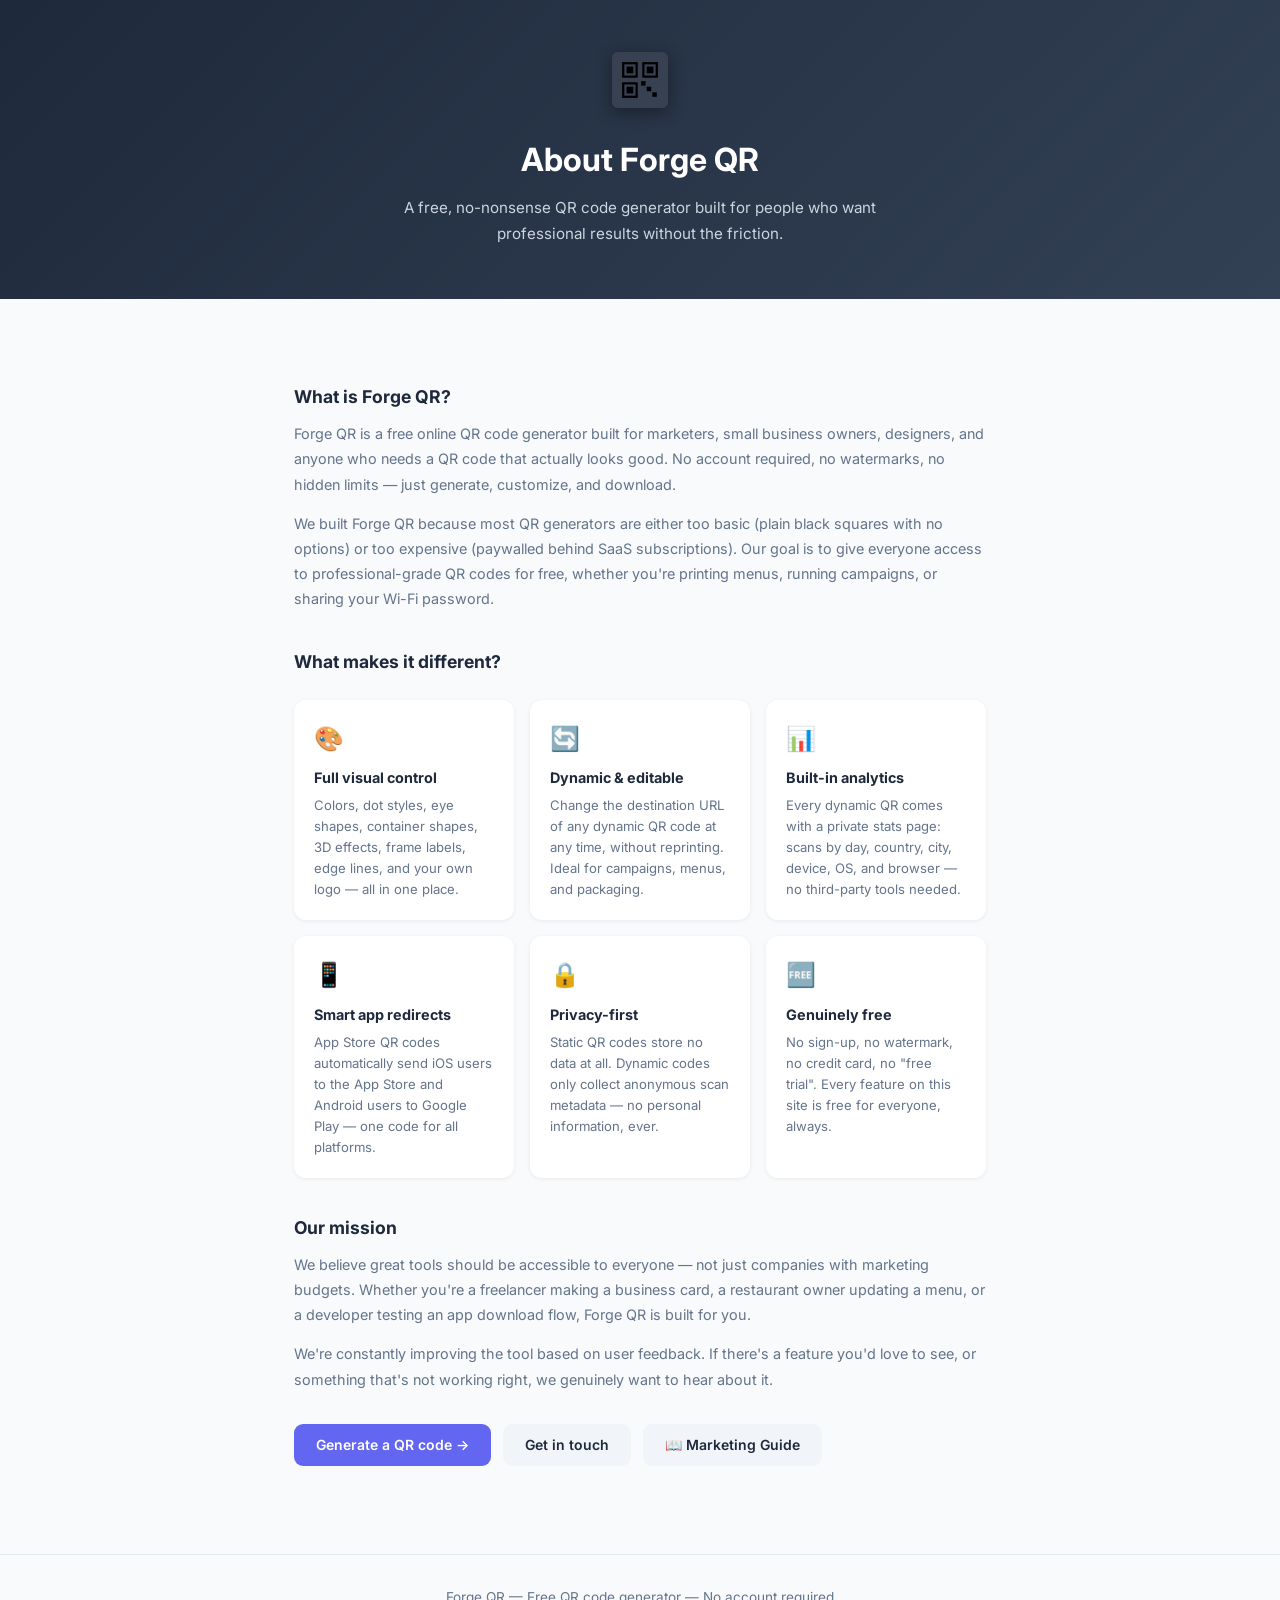
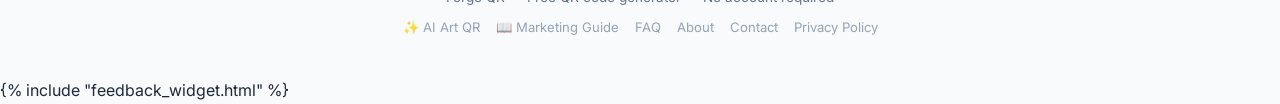
<file: templates/about.html>
<!DOCTYPE html>
<html lang="en">
<head>
  <meta charset="UTF-8">
  <meta name="viewport" content="width=device-width, initial-scale=1.0">
  <title>About — Forge QR</title>
  <meta name="description" content="Forge QR is a free QR code generator built for marketers, business owners, and creators. No account required, no watermarks, full customization.">
  <meta name="robots" content="index, follow">
  <link rel="canonical" href="https://forgeqrcode.com/about">
  <script>window.dataLayer=window.dataLayer||[];function gtag(){dataLayer.push(arguments);}gtag('consent','default',{analytics_storage:'denied',ad_storage:'denied',wait_for_update:500});</script>
  <script async src="https://www.googletagmanager.com/gtag/js?id=G-HWR5941KV2"></script>
  <script>gtag('js',new Date());gtag('config','G-HWR5941KV2');</script>
  <script async src="https://pagead2.googlesyndication.com/pagead/js/adsbygoogle.js?client=ca-pub-5198883341858973" crossorigin="anonymous"></script>
  <link rel="icon" type="image/png" href="/static/favicon.png">
  <link rel="preconnect" href="https://fonts.googleapis.com">
  <link href="https://fonts.googleapis.com/css2?family=Inter:wght@400;500;600;700&display=swap" rel="stylesheet">
  <link rel="stylesheet" href="/static/css/style.css">
  <style>
    .about-hero { background: linear-gradient(135deg,#1e293b,#334155); color:#fff; padding:52px 24px; text-align:center; }
    .about-hero h1 { font-size:2rem; margin:0 0 10px; }
    .about-hero p { color:#cbd5e1; font-size:.95rem; max-width:520px; margin:0 auto; line-height:1.7; }
    .about-body { max-width:740px; margin:0 auto; padding:48px 24px 64px; }
    .about-body h2 { font-size:1.1rem; font-weight:700; color:var(--text); margin:36px 0 10px; }
    .about-body p { font-size:.9rem; color:var(--text-muted); line-height:1.75; margin:0 0 14px; }
    .value-grid { display:grid; grid-template-columns:repeat(auto-fit,minmax(200px,1fr)); gap:16px; margin:24px 0 36px; }
    .value-card { background:#fff; border-radius:12px; padding:20px; box-shadow:0 1px 4px rgba(0,0,0,.07); }
    .value-card .icon { font-size:1.5rem; margin-bottom:8px; }
    .value-card h3 { font-size:.9rem; font-weight:700; color:var(--text); margin:0 0 6px; }
    .value-card p { font-size:.82rem; color:var(--text-muted); line-height:1.6; margin:0; }
    .cta-row { display:flex; gap:12px; flex-wrap:wrap; margin-top:32px; }
    .cta-row a { padding:10px 22px; border-radius:9px; font-size:.875rem; font-weight:600; text-decoration:none; }
    .cta-primary { background:var(--primary); color:#fff; }
    .cta-secondary { background:#f1f5f9; color:var(--text); }
  </style>
</head>
<body>

<div class="about-hero">
  <div style="font-size:2rem;margin-bottom:12px;">
    <svg viewBox="0 0 100 100" width="56" height="56" xmlns="http://www.w3.org/2000/svg" style="filter:drop-shadow(0 4px 8px rgba(0,0,0,.4));">
      <rect width="100" height="100" rx="10" fill="#374151"/>
      <rect x="18" y="18" width="28" height="28" fill="black"/><rect x="22" y="22" width="20" height="20" fill="#374151"/><rect x="26" y="26" width="12" height="12" fill="black"/>
      <rect x="54" y="18" width="28" height="28" fill="black"/><rect x="58" y="22" width="20" height="20" fill="#374151"/><rect x="62" y="26" width="12" height="12" fill="black"/>
      <rect x="18" y="54" width="28" height="28" fill="black"/><rect x="22" y="58" width="20" height="20" fill="#374151"/><rect x="26" y="62" width="12" height="12" fill="black"/>
      <rect x="52" y="52" width="8" height="8" fill="black"/><rect x="62" y="62" width="8" height="8" fill="black"/><rect x="72" y="72" width="8" height="8" fill="black"/>
    </svg>
  </div>
  <h1>About Forge QR</h1>
  <p>A free, no-nonsense QR code generator built for people who want professional results without the friction.</p>
</div>

<div class="about-body">

  <h2>What is Forge QR?</h2>
  <p>
    Forge QR is a free online QR code generator built for marketers, small business owners, designers, and anyone who needs a QR code that actually looks good. No account required, no watermarks, no hidden limits — just generate, customize, and download.
  </p>
  <p>
    We built Forge QR because most QR generators are either too basic (plain black squares with no options) or too expensive (paywalled behind SaaS subscriptions). Our goal is to give everyone access to professional-grade QR codes for free, whether you're printing menus, running campaigns, or sharing your Wi-Fi password.
  </p>

  <h2>What makes it different?</h2>
  <div class="value-grid">
    <div class="value-card">
      <div class="icon">🎨</div>
      <h3>Full visual control</h3>
      <p>Colors, dot styles, eye shapes, container shapes, 3D effects, frame labels, edge lines, and your own logo — all in one place.</p>
    </div>
    <div class="value-card">
      <div class="icon">🔄</div>
      <h3>Dynamic & editable</h3>
      <p>Change the destination URL of any dynamic QR code at any time, without reprinting. Ideal for campaigns, menus, and packaging.</p>
    </div>
    <div class="value-card">
      <div class="icon">📊</div>
      <h3>Built-in analytics</h3>
      <p>Every dynamic QR comes with a private stats page: scans by day, country, city, device, OS, and browser — no third-party tools needed.</p>
    </div>
    <div class="value-card">
      <div class="icon">📱</div>
      <h3>Smart app redirects</h3>
      <p>App Store QR codes automatically send iOS users to the App Store and Android users to Google Play — one code for all platforms.</p>
    </div>
    <div class="value-card">
      <div class="icon">🔒</div>
      <h3>Privacy-first</h3>
      <p>Static QR codes store no data at all. Dynamic codes only collect anonymous scan metadata — no personal information, ever.</p>
    </div>
    <div class="value-card">
      <div class="icon">🆓</div>
      <h3>Genuinely free</h3>
      <p>No sign-up, no watermark, no credit card, no "free trial". Every feature on this site is free for everyone, always.</p>
    </div>
  </div>

  <h2>Our mission</h2>
  <p>
    We believe great tools should be accessible to everyone — not just companies with marketing budgets. Whether you're a freelancer making a business card, a restaurant owner updating a menu, or a developer testing an app download flow, Forge QR is built for you.
  </p>
  <p>
    We're constantly improving the tool based on user feedback. If there's a feature you'd love to see, or something that's not working right, we genuinely want to hear about it.
  </p>

  <div class="cta-row">
    <a href="/" class="cta-primary">Generate a QR code →</a>
    <a href="/contact" class="cta-secondary">Get in touch</a>
    <a href="/guide" class="cta-secondary">📖 Marketing Guide</a>
  </div>

</div>

<footer>
  <p>Forge QR &mdash; Free QR code generator &mdash; No account required</p>
  <p style="margin:8px 0;display:flex;flex-wrap:wrap;justify-content:center;gap:16px;">
    <a href="/ai-qr" style="color:#94a3b8;font-size:.82rem;text-decoration:none;">✨ AI Art QR</a>
    <a href="/guide" style="color:#94a3b8;font-size:.82rem;text-decoration:none;">📖 Marketing Guide</a>
    <a href="/faq" style="color:#94a3b8;font-size:.82rem;text-decoration:none;">FAQ</a>
    <a href="/about" style="color:#94a3b8;font-size:.82rem;text-decoration:none;">About</a>
    <a href="/contact" style="color:#94a3b8;font-size:.82rem;text-decoration:none;">Contact</a>
    <a href="/privacy" style="color:#94a3b8;font-size:.82rem;text-decoration:none;">Privacy Policy</a>
  </p>
</footer>

{% include "feedback_widget.html" %}
</body>
</html>
</file>
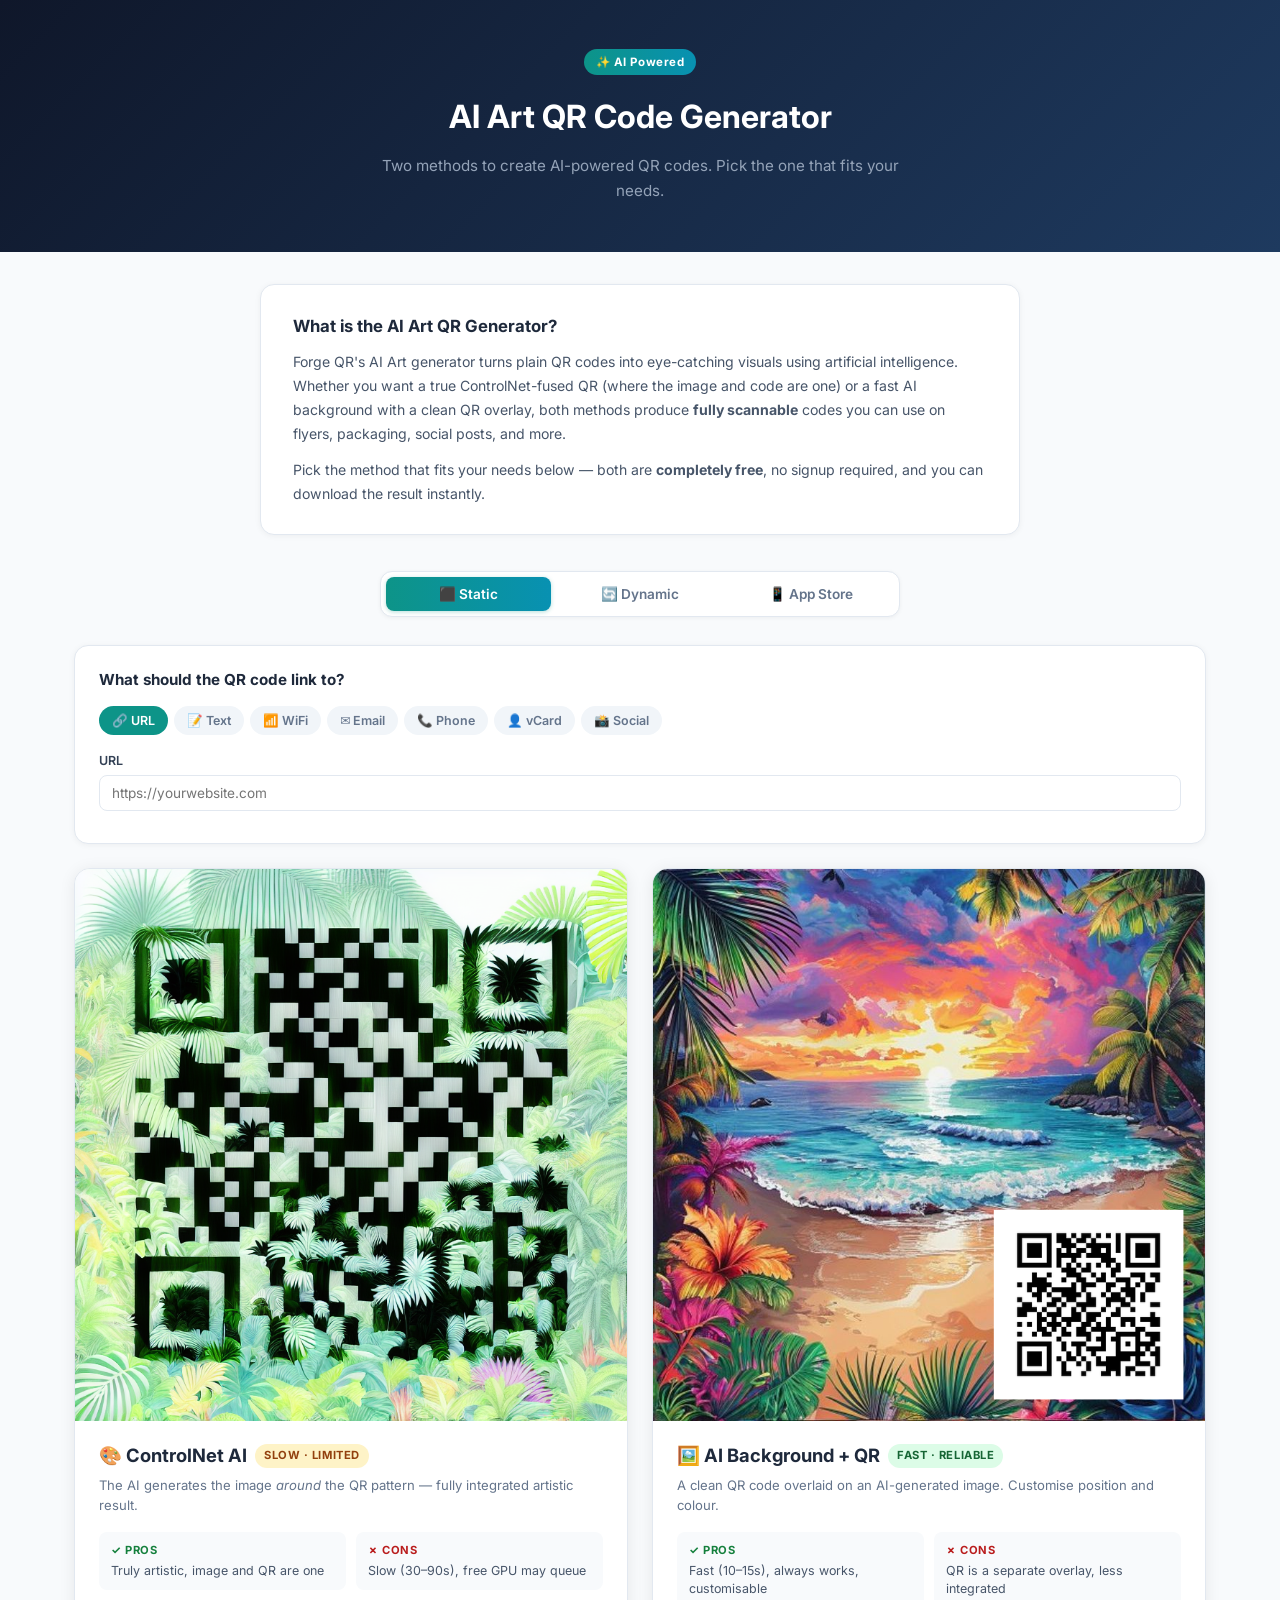
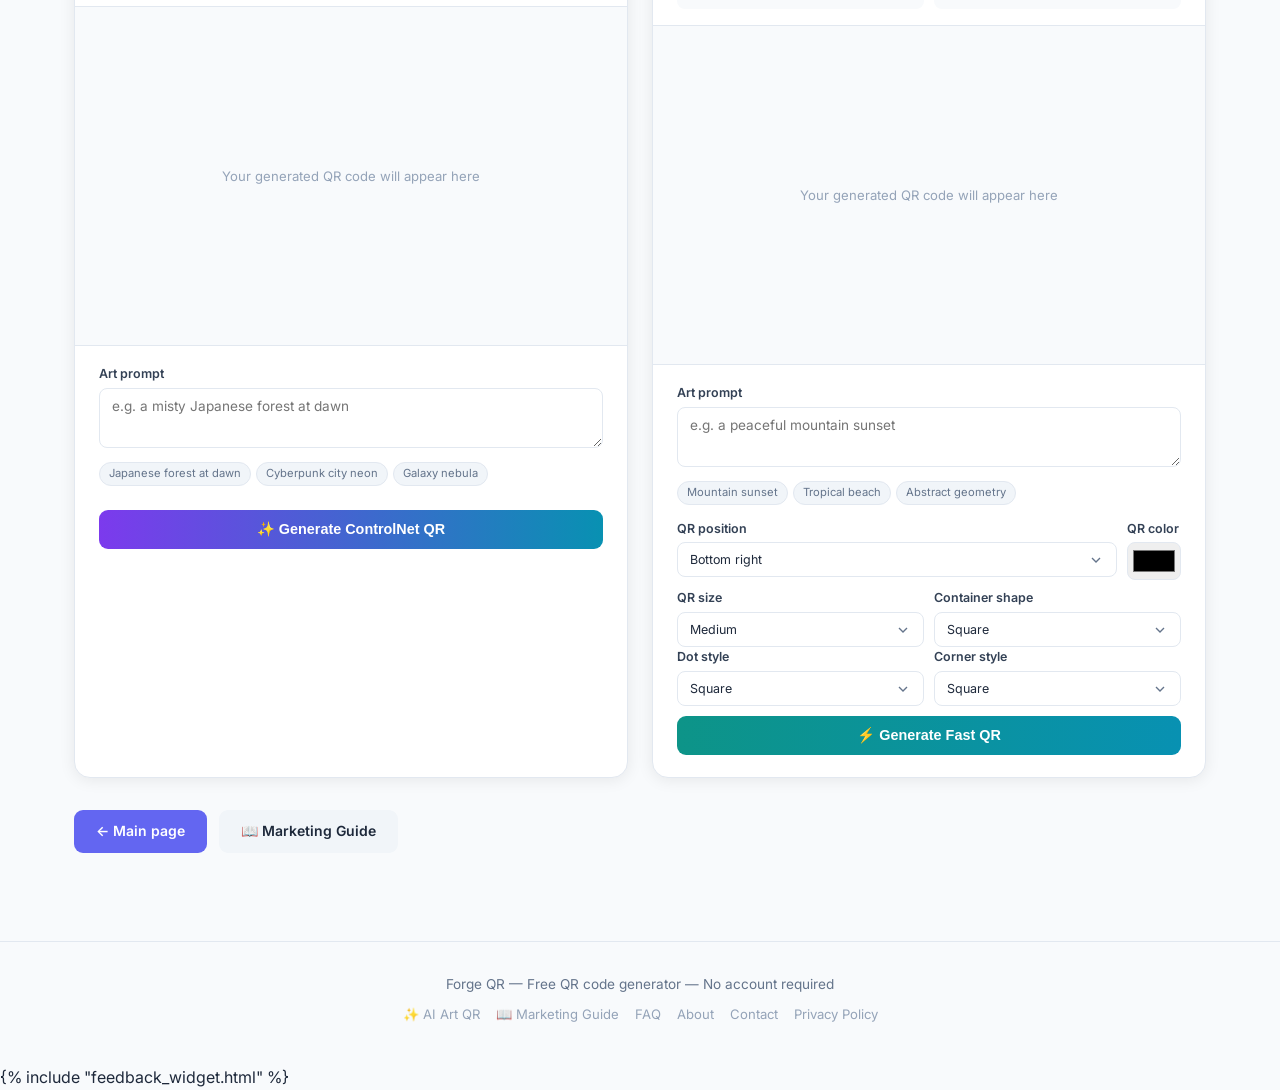
<file: templates/ai_qr.html>
<!DOCTYPE html>
<html lang="en">
<head>
  <meta charset="UTF-8">
  <meta name="viewport" content="width=device-width, initial-scale=1.0">
  <title>AI Art QR Code Generator — Forge QR</title>
  <meta name="description" content="Generate stunning AI-art QR codes for free. Two methods: true ControlNet integration or fast AI background with QR overlay.">
  <meta name="robots" content="index, follow">
  <link rel="canonical" href="https://forgeqrcode.com/ai-qr">
  <script>window.dataLayer=window.dataLayer||[];function gtag(){dataLayer.push(arguments);}gtag('consent','default',{analytics_storage:'denied',ad_storage:'denied',wait_for_update:500});</script>
  <script async src="https://www.googletagmanager.com/gtag/js?id=G-HWR5941KV2"></script>
  <script>gtag('js',new Date());gtag('config','G-HWR5941KV2');</script>
  <script async src="https://pagead2.googlesyndication.com/pagead/js/adsbygoogle.js?client=ca-pub-5198883341858973" crossorigin="anonymous"></script>
  <link rel="icon" type="image/png" href="/static/favicon.png">
  <link rel="preconnect" href="https://fonts.googleapis.com">
  <link href="https://fonts.googleapis.com/css2?family=Inter:wght@400;500;600;700&display=swap" rel="stylesheet">
  <link rel="stylesheet" href="/static/css/style.css">
  <style>
    .ai-hero { background:linear-gradient(135deg,#0f172a,#1e3a5f); color:#fff; padding:48px 24px; text-align:center; }
    .ai-hero h1 { font-size:2rem; margin:0 0 10px; }
    .ai-hero p { color:#94a3b8; font-size:.95rem; max-width:560px; margin:0 auto; line-height:1.7; }
    .ai-badge { display:inline-block; background:linear-gradient(90deg,#0d9488,#0891b2); color:#fff; font-size:.72rem; font-weight:700; padding:4px 12px; border-radius:99px; letter-spacing:.05em; margin-bottom:16px; }
    .ai-body { max-width:1180px; margin:0 auto; padding:32px 24px 64px; }
    .methods-grid { display:grid; grid-template-columns:repeat(auto-fit,minmax(420px,1fr)); gap:24px; }
    .method-card { background:#fff; border-radius:16px; box-shadow:0 2px 16px rgba(0,0,0,.08); border:1.5px solid #e2e8f0; overflow:hidden; }
    .method-header { padding:20px 24px 16px; }
    .method-header h2 { font-size:1.15rem; font-weight:700; color:#1e293b; margin:0 0 6px; display:flex; align-items:center; gap:8px; }
    .method-tag { font-size:.7rem; font-weight:700; padding:3px 9px; border-radius:99px; text-transform:uppercase; letter-spacing:.05em; }
    .tag-slow { background:#fef3c7; color:#92400e; }
    .tag-fast { background:#dcfce7; color:#166534; }
    .pros-cons { display:grid; grid-template-columns:1fr 1fr; gap:10px; padding:0 24px 16px; }
    .pc-box { background:#f8fafc; border-radius:8px; padding:10px 12px; font-size:.78rem; line-height:1.5; color:#475569; }
    .pc-box strong { display:block; font-size:.7rem; text-transform:uppercase; letter-spacing:.05em; margin-bottom:3px; }
    .pc-box.pros strong { color:#15803d; }
    .pc-box.cons strong { color:#b91c1c; }
    .example-banner { width:100%; background:#0f172a; display:flex; align-items:center; justify-content:center; }
    .example-banner img { width:100%; height:auto; display:block; }
    .example-banner .placeholder { color:#94a3b8; font-size:.78rem; text-align:center; padding:32px 16px; }
    .result-slot { width:100%; aspect-ratio:1; max-height:340px; background:#f8fafc; border-top:1.5px solid #e2e8f0; border-bottom:1.5px solid #e2e8f0; display:flex; align-items:center; justify-content:center; overflow:hidden; position:relative; }
    .result-slot img { width:100%; height:100%; object-fit:contain; background:#fff; }
    .result-slot .empty-msg { color:#94a3b8; font-size:.82rem; text-align:center; padding:16px; }
    .method-form { padding:18px 24px 22px; }
    .form-field { margin-bottom:14px; }
    .form-field label { display:block; font-size:.78rem; font-weight:600; color:#334155; margin-bottom:4px; }
    .form-field input, .form-field textarea, .form-field select {
      width:100%; box-sizing:border-box; border:1.5px solid #e2e8f0;
      border-radius:8px; padding:9px 12px; font-size:.85rem;
      font-family:inherit; outline:none; transition:border-color .2s;
    }
    .form-field select { font-size:.78rem; padding-right:28px; }
    .form-field input:focus, .form-field textarea:focus, .form-field select:focus { border-color:#0d9488; }
    .form-field textarea { resize:vertical; min-height:60px; }
    .field-row { display:grid; grid-template-columns:1fr auto; gap:10px; }
    .color-input { width:54px !important; height:38px; padding:3px !important; cursor:pointer; }
    .gen-btn { width:100%; padding:11px; border-radius:9px; border:none; color:#fff; font-size:.9rem; font-weight:700; cursor:pointer; transition:opacity .2s; }
    .gen-btn:disabled { opacity:.6; cursor:not-allowed; }
    .gen-btn.controlnet { background:linear-gradient(90deg,#7c3aed,#0891b2); }
    .gen-btn.overlay { background:linear-gradient(90deg,#0d9488,#0891b2); }
    .result-area { display:none; padding:18px 24px 22px; border-top:1.5px solid #e2e8f0; text-align:center; }
    .result-area.show { display:block; }
    .result-area img { width:100%; max-width:340px; border-radius:10px; box-shadow:0 4px 20px rgba(0,0,0,.12); }
    .result-actions { display:flex; gap:8px; justify-content:center; margin-top:12px; flex-wrap:wrap; }
    .download-btn { padding:8px 18px; border-radius:8px; font-size:.82rem; font-weight:600; text-decoration:none; background:#0d9488; color:#fff; }
    .again-btn { padding:8px 18px; border-radius:8px; font-size:.82rem; font-weight:600; border:none; background:#f1f5f9; color:#334155; cursor:pointer; }
    .err-box { display:none; margin-top:12px; background:#fef2f2; color:#991b1b; border-radius:8px; padding:9px 12px; font-size:.8rem; }
    .err-box.show { display:block; }
    .loading-box { display:none; margin-top:14px; text-align:center; }
    .loading-box.show { display:block; }
    .spinner { width:30px; height:30px; border:3px solid #e2e8f0; border-top-color:#0d9488; border-radius:50%; animation:spin .8s linear infinite; margin:0 auto 8px; }
    @keyframes spin { to { transform:rotate(360deg); } }
    .loading-box p { font-size:.78rem; color:#64748b; margin:0; }
    .prompt-hints { display:flex; flex-wrap:wrap; gap:5px; margin-top:6px; }
    .hint-chip { background:#f1f5f9; border:1px solid #e2e8f0; border-radius:99px; padding:2px 9px; font-size:.7rem; color:#64748b; cursor:pointer; }
    .hint-chip:hover { background:#e2e8f0; color:#334155; }
    .type-tabs { display:flex; gap:6px; max-width:520px; margin:0 auto 28px; padding:5px; background:#fff; border:1.5px solid #e2e8f0; border-radius:12px; box-shadow:0 1px 4px rgba(0,0,0,.05); }
    .type-tab { flex:1; padding:9px 12px; border:none; background:transparent; border-radius:8px; font-size:.85rem; font-weight:600; color:#64748b; cursor:pointer; font-family:inherit; transition:all .15s; }
    .type-tab.active { background:linear-gradient(90deg,#0d9488,#0891b2); color:#fff; box-shadow:0 1px 4px rgba(13,148,136,.3); }
    .type-tab:not(.active):hover { background:#f1f5f9; color:#334155; }
    .destination-card { background:#fff; border-radius:14px; border:1.5px solid #e2e8f0; padding:22px 24px; margin-bottom:24px; box-shadow:0 1px 6px rgba(0,0,0,.05); }
    .destination-card h3 { font-size:.95rem; font-weight:700; color:#1e293b; margin:0 0 14px; }
    .content-type-pills { display:flex; flex-wrap:wrap; gap:6px; margin-bottom:16px; }
    .ct-pill { padding:6px 12px; background:#f1f5f9; border:1.5px solid transparent; border-radius:99px; font-size:.78rem; font-weight:600; color:#64748b; cursor:pointer; transition:all .15s; font-family:inherit; }
    .ct-pill.active { background:#0d9488; color:#fff; }
    .ct-pill:not(.active):hover { background:#e2e8f0; color:#334155; }
    .content-section { display:none; }
    .content-section.active { display:block; }
    .content-section .form-field { margin-bottom:10px; }
    .content-section .row-2 { display:grid; grid-template-columns:1fr 1fr; gap:10px; }
    .destination-card .helper { font-size:.74rem; color:#94a3b8; margin-top:-4px; margin-bottom:8px; }
    .manage-info { background:#f0fdf4; border:1.5px solid #86efac; border-radius:8px; padding:10px 12px; margin-top:10px; font-size:.78rem; color:#166534; }
    .manage-info a { color:#0d9488; text-decoration:underline; word-break:break-all; }
    .manage-info strong { display:block; margin-bottom:4px; color:#15803d; }
  </style>
</head>
<body>

<div class="ai-hero">
  <div class="ai-badge">✨ AI Powered</div>
  <h1>AI Art QR Code Generator</h1>
  <p>Two methods to create AI-powered QR codes. Pick the one that fits your needs.</p>
</div>

<div class="ai-body">

  <div style="max-width:760px;margin:0 auto 36px;background:#fff;border-radius:14px;border:1.5px solid #e2e8f0;padding:28px 32px;box-shadow:0 1px 6px rgba(0,0,0,.05);">
    <h2 style="font-size:1.05rem;font-weight:700;color:#1e293b;margin:0 0 10px;">What is the AI Art QR Generator?</h2>
    <p style="font-size:.88rem;color:#475569;line-height:1.7;margin:0 0 12px;">
      Forge QR's AI Art generator turns plain QR codes into eye-catching visuals using artificial intelligence.
      Whether you want a true ControlNet-fused QR (where the image and code are one) or a fast AI background with a clean QR overlay,
      both methods produce <strong>fully scannable</strong> codes you can use on flyers, packaging, social posts, and more.
    </p>
    <p style="font-size:.88rem;color:#475569;line-height:1.7;margin:0;">
      Pick the method that fits your needs below — both are <strong>completely free</strong>, no signup required, and you can download the result instantly.
    </p>
  </div>

  <div class="type-tabs" role="tablist">
    <button class="type-tab active" data-type="static">⬛ Static</button>
    <button class="type-tab" data-type="dynamic">🔄 Dynamic</button>
    <button class="type-tab" data-type="app">📱 App Store</button>
  </div>

  <div class="destination-card">
    <h3 id="dest-title">What should the QR code link to?</h3>

    <!-- Content type pills (only for Static) -->
    <div class="content-type-pills" id="ct-pills">
      <button type="button" class="ct-pill active" data-ct="url">🔗 URL</button>
      <button type="button" class="ct-pill" data-ct="text">📝 Text</button>
      <button type="button" class="ct-pill" data-ct="wifi">📶 WiFi</button>
      <button type="button" class="ct-pill" data-ct="email">✉️ Email</button>
      <button type="button" class="ct-pill" data-ct="phone">📞 Phone</button>
      <button type="button" class="ct-pill" data-ct="vcard">👤 vCard</button>
      <button type="button" class="ct-pill" data-ct="social">📸 Social</button>
    </div>

    <!-- URL (default) -->
    <div class="content-section active" data-section="url">
      <div class="form-field"><label for="ai-url">URL</label><input type="url" id="ai-url" placeholder="https://yourwebsite.com"></div>
    </div>

    <!-- Text -->
    <div class="content-section" data-section="text">
      <div class="form-field"><label for="ai-text">Text content</label><textarea id="ai-text" placeholder="Any plain text — up to a few hundred characters"></textarea></div>
    </div>

    <!-- WiFi -->
    <div class="content-section" data-section="wifi">
      <div class="row-2">
        <div class="form-field"><label for="ai-wifi-ssid">Network name (SSID)</label><input type="text" id="ai-wifi-ssid" placeholder="MyHomeWiFi"></div>
        <div class="form-field"><label for="ai-wifi-security">Security</label><select id="ai-wifi-security"><option value="WPA">WPA / WPA2</option><option value="WEP">WEP</option><option value="nopass">No password</option></select></div>
      </div>
      <div class="form-field"><label for="ai-wifi-password">Password</label><input type="text" id="ai-wifi-password" placeholder="WiFi password"></div>
      <label style="display:flex;align-items:center;gap:6px;font-size:.78rem;color:#475569;cursor:pointer;"><input type="checkbox" id="ai-wifi-hidden"> Hidden network</label>
    </div>

    <!-- Email -->
    <div class="content-section" data-section="email">
      <div class="form-field"><label for="ai-email-address">Email address</label><input type="email" id="ai-email-address" placeholder="hello@example.com"></div>
      <div class="form-field"><label for="ai-email-subject">Subject (optional)</label><input type="text" id="ai-email-subject"></div>
      <div class="form-field"><label for="ai-email-body">Body (optional)</label><textarea id="ai-email-body"></textarea></div>
    </div>

    <!-- Phone -->
    <div class="content-section" data-section="phone">
      <div class="form-field"><label for="ai-phone-number">Phone number</label><input type="tel" id="ai-phone-number" placeholder="+1 555 123 4567"></div>
    </div>

    <!-- vCard -->
    <div class="content-section" data-section="vcard">
      <div class="row-2">
        <div class="form-field"><label for="ai-vcard-name">Full name</label><input type="text" id="ai-vcard-name"></div>
        <div class="form-field"><label for="ai-vcard-phone">Phone</label><input type="tel" id="ai-vcard-phone"></div>
      </div>
      <div class="form-field"><label for="ai-vcard-email">Email</label><input type="email" id="ai-vcard-email"></div>
      <div class="row-2">
        <div class="form-field"><label for="ai-vcard-org">Organization</label><input type="text" id="ai-vcard-org"></div>
        <div class="form-field"><label for="ai-vcard-url">Website</label><input type="url" id="ai-vcard-url"></div>
      </div>
    </div>

    <!-- Social -->
    <div class="content-section" data-section="social">
      <div class="row-2">
        <div class="form-field"><label for="ai-social-platform">Platform</label><select id="ai-social-platform"><option value="https://instagram.com/">Instagram</option><option value="https://twitter.com/">Twitter / X</option><option value="https://tiktok.com/@">TikTok</option><option value="https://youtube.com/@">YouTube</option><option value="https://facebook.com/">Facebook</option><option value="https://linkedin.com/in/">LinkedIn</option><option value="whatsapp">WhatsApp</option></select></div>
        <div class="form-field"><label for="ai-social-handle">Handle / number</label><input type="text" id="ai-social-handle" placeholder="username"></div>
      </div>
    </div>

    <!-- App Store fields -->
    <div class="content-section" data-section="app">
      <div class="form-field"><label for="ai-ios">iOS App Store URL</label><input type="url" id="ai-ios" placeholder="https://apps.apple.com/..."></div>
      <div class="form-field"><label for="ai-android">Google Play URL</label><input type="url" id="ai-android" placeholder="https://play.google.com/..."></div>
      <div class="form-field"><label for="ai-fallback">Fallback URL (desktop)</label><input type="url" id="ai-fallback" placeholder="https://yourwebsite.com"></div>
    </div>
  </div>

  <div class="methods-grid">

    <!-- ── METHOD 1: ControlNet ── -->
    <div class="method-card">
      <div class="example-banner">
        <img src="/static/example-controlnet.png" alt="ControlNet example" onerror="this.style.display='none';this.parentElement.innerHTML='<div class=\'placeholder\'>Example coming soon</div>'">
      </div>
      <div class="method-header">
        <h2>🎨 ControlNet AI <span class="method-tag tag-slow">Slow · Limited</span></h2>
        <p style="font-size:.82rem;color:#64748b;margin:0;line-height:1.5;">The AI generates the image <em>around</em> the QR pattern — fully integrated artistic result.</p>
      </div>
      <div class="pros-cons">
        <div class="pc-box pros"><strong>✓ Pros</strong>Truly artistic, image and QR are one</div>
        <div class="pc-box cons"><strong>✗ Cons</strong>Slow (30–90s), free GPU may queue</div>
      </div>
      <div class="result-slot" id="result-controlnet">
        <div class="empty-msg">Your generated QR code will appear here</div>
      </div>
      <form class="method-form" id="form-controlnet">
        <div class="form-field">
          <label for="cn-prompt">Art prompt</label>
          <textarea id="cn-prompt" placeholder="e.g. a misty Japanese forest at dawn" required></textarea>
          <div class="prompt-hints">
            <span class="hint-chip" data-target="cn-prompt">Japanese forest at dawn</span>
            <span class="hint-chip" data-target="cn-prompt">Cyberpunk city neon</span>
            <span class="hint-chip" data-target="cn-prompt">Galaxy nebula</span>
          </div>
        </div>
        <button type="submit" class="gen-btn controlnet" style="margin-top:10px;">✨ Generate ControlNet QR</button>
        <div class="loading-box" id="loading-controlnet">
          <div class="spinner"></div>
          <p>Generating — this can take up to 90 seconds…</p>
        </div>
        <div class="err-box" id="err-controlnet"></div>
        <div class="result-actions" id="actions-controlnet" style="display:none;">
          <a id="dl-controlnet" href="#" download="forge-ai-qr.png" class="download-btn">⬇ Download</a>
          <button class="again-btn" type="button" onclick="resetMethod('controlnet')">Generate another</button>
        </div>
      </form>
    </div>

    <!-- ── METHOD 2: Overlay ── -->
    <div class="method-card">
      <div class="example-banner">
        <img src="/static/example-overlay.png" alt="Overlay example" onerror="this.style.display='none';this.parentElement.innerHTML='<div class=\'placeholder\'>Example coming soon</div>'">
      </div>
      <div class="method-header">
        <h2>🖼️ AI Background + QR <span class="method-tag tag-fast">Fast · Reliable</span></h2>
        <p style="font-size:.82rem;color:#64748b;margin:0;line-height:1.5;">A clean QR code overlaid on an AI-generated image. Customise position and colour.</p>
      </div>
      <div class="pros-cons">
        <div class="pc-box pros"><strong>✓ Pros</strong>Fast (10–15s), always works, customisable</div>
        <div class="pc-box cons"><strong>✗ Cons</strong>QR is a separate overlay, less integrated</div>
      </div>
      <div class="result-slot" id="result-overlay">
        <div class="empty-msg">Your generated QR code will appear here</div>
      </div>
      <form class="method-form" id="form-overlay">
        <div class="form-field">
          <label for="ov-prompt">Art prompt</label>
          <textarea id="ov-prompt" placeholder="e.g. a peaceful mountain sunset" required></textarea>
          <div class="prompt-hints">
            <span class="hint-chip" data-target="ov-prompt">Mountain sunset</span>
            <span class="hint-chip" data-target="ov-prompt">Tropical beach</span>
            <span class="hint-chip" data-target="ov-prompt">Abstract geometry</span>
          </div>
        </div>
        <div class="field-row">
          <div class="form-field" style="margin:0;">
            <label for="ov-position">QR position</label>
            <select id="ov-position">
              <option value="bottom-right">Bottom right</option>
              <option value="bottom-left">Bottom left</option>
              <option value="top-right">Top right</option>
              <option value="top-left">Top left</option>
              <option value="center">Center</option>
            </select>
          </div>
          <div class="form-field" style="margin:0;">
            <label for="ov-color">QR color</label>
            <input type="color" id="ov-color" class="color-input" value="#000000">
          </div>
        </div>
        <div class="field-row" style="margin-top:8px;grid-template-columns:1fr 1fr;">
          <div class="form-field" style="margin:0;">
            <label for="ov-size">QR size</label>
            <select id="ov-size">
              <option value="small">Small</option>
              <option value="medium" selected>Medium</option>
              <option value="large">Large</option>
              <option value="xlarge">Extra large</option>
            </select>
          </div>
          <div class="form-field" style="margin:0;">
            <label for="ov-container">Container shape</label>
            <select id="ov-container">
              <option value="square">Square</option>
              <option value="rounded">Rounded</option>
              <option value="circle">Circle</option>
            </select>
          </div>
        </div>
        <div class="field-row" style="grid-template-columns:1fr 1fr;">
          <div class="form-field" style="margin:0;">
            <label for="ov-dot">Dot style</label>
            <select id="ov-dot">
              <option value="square">Square</option>
              <option value="rounded">Rounded</option>
              <option value="circle">Circle</option>
              <option value="gapped">Gapped</option>
              <option value="vertical">Vertical bars</option>
              <option value="horizontal">Horizontal bars</option>
            </select>
          </div>
          <div class="form-field" style="margin:0;">
            <label for="ov-eye">Corner style</label>
            <select id="ov-eye">
              <option value="square">Square</option>
              <option value="rounded">Rounded</option>
              <option value="circle">Circle</option>
            </select>
          </div>
        </div>
        <button type="submit" class="gen-btn overlay" style="margin-top:10px;">⚡ Generate Fast QR</button>
        <div class="loading-box" id="loading-overlay">
          <div class="spinner"></div>
          <p>Generating image — about 10–15 seconds…</p>
        </div>
        <div class="err-box" id="err-overlay"></div>
        <div class="result-actions" id="actions-overlay" style="display:none;">
          <a id="dl-overlay" href="#" download="forge-ai-qr.png" class="download-btn">⬇ Download</a>
          <button class="again-btn" type="button" onclick="resetMethod('overlay')">Generate another</button>
        </div>
      </form>
    </div>

  </div>

  <div style="display:flex;gap:12px;flex-wrap:wrap;margin-top:32px;">
    <a href="/" style="padding:10px 22px;border-radius:9px;font-size:.875rem;font-weight:600;text-decoration:none;background:var(--primary);color:#fff;">← Main page</a>
    <a href="/guide" style="padding:10px 22px;border-radius:9px;font-size:.875rem;font-weight:600;text-decoration:none;background:#f1f5f9;color:var(--text);">📖 Marketing Guide</a>
  </div>
</div>

<footer>
  <p>Forge QR &mdash; Free QR code generator &mdash; No account required</p>
  <p style="margin:8px 0;display:flex;flex-wrap:wrap;justify-content:center;gap:16px;">
    <a href="/ai-qr" style="color:#94a3b8;font-size:.82rem;text-decoration:none;">✨ AI Art QR</a>
    <a href="/guide" style="color:#94a3b8;font-size:.82rem;text-decoration:none;">📖 Marketing Guide</a>
    <a href="/faq" style="color:#94a3b8;font-size:.82rem;text-decoration:none;">FAQ</a>
    <a href="/about" style="color:#94a3b8;font-size:.82rem;text-decoration:none;">About</a>
    <a href="/contact" style="color:#94a3b8;font-size:.82rem;text-decoration:none;">Contact</a>
    <a href="/privacy" style="color:#94a3b8;font-size:.82rem;text-decoration:none;">Privacy Policy</a>
  </p>
</footer>

<script>
document.querySelectorAll('.hint-chip').forEach(chip => {
  chip.addEventListener('click', () => {
    document.getElementById(chip.dataset.target).value = chip.textContent;
  });
});

let currentType = 'static';
let currentCt = 'url';

function showSection(name) {
  document.querySelectorAll('.content-section').forEach(s => s.classList.toggle('active', s.dataset.section === name));
}

document.querySelectorAll('.type-tab').forEach(tab => {
  tab.addEventListener('click', () => {
    document.querySelectorAll('.type-tab').forEach(t => t.classList.remove('active'));
    tab.classList.add('active');
    currentType = tab.dataset.type;
    const pills = document.getElementById('ct-pills');
    const title = document.getElementById('dest-title');
    if (currentType === 'static') {
      pills.style.display = 'flex';
      title.textContent = 'What should the QR code link to?';
      showSection(currentCt);
    } else if (currentType === 'dynamic') {
      pills.style.display = 'none';
      title.textContent = 'Destination URL (editable later)';
      showSection('url');
    } else { // app
      pills.style.display = 'none';
      title.textContent = 'App Store URLs';
      showSection('app');
    }
  });
});

document.querySelectorAll('.ct-pill').forEach(pill => {
  pill.addEventListener('click', () => {
    document.querySelectorAll('.ct-pill').forEach(p => p.classList.remove('active'));
    pill.classList.add('active');
    currentCt = pill.dataset.ct;
    showSection(currentCt);
  });
});

function buildContentString() {
  if (currentType === 'dynamic') {
    return document.getElementById('ai-url').value.trim();
  }
  if (currentType === 'app') return null; // handled separately
  // static
  switch (currentCt) {
    case 'url': return document.getElementById('ai-url').value.trim();
    case 'text': return document.getElementById('ai-text').value.trim();
    case 'wifi': {
      const ssid = document.getElementById('ai-wifi-ssid').value.trim();
      const pass = document.getElementById('ai-wifi-password').value;
      const sec = document.getElementById('ai-wifi-security').value;
      const hidden = document.getElementById('ai-wifi-hidden').checked ? 'true' : 'false';
      return `WIFI:T:${sec};S:${ssid};P:${pass};H:${hidden};;`;
    }
    case 'email': {
      const addr = document.getElementById('ai-email-address').value.trim();
      const subj = encodeURIComponent(document.getElementById('ai-email-subject').value.trim());
      const body = encodeURIComponent(document.getElementById('ai-email-body').value.trim());
      return `mailto:${addr}?subject=${subj}&body=${body}`;
    }
    case 'phone': return `tel:${document.getElementById('ai-phone-number').value.trim()}`;
    case 'vcard': {
      const n = document.getElementById('ai-vcard-name').value.trim();
      const t = document.getElementById('ai-vcard-phone').value.trim();
      const e = document.getElementById('ai-vcard-email').value.trim();
      const o = document.getElementById('ai-vcard-org').value.trim();
      const u = document.getElementById('ai-vcard-url').value.trim();
      return `BEGIN:VCARD\nVERSION:3.0\nFN:${n}\nTEL:${t}\nEMAIL:${e}\nORG:${o}\nURL:${u}\nEND:VCARD`;
    }
    case 'social': {
      const base = document.getElementById('ai-social-platform').value;
      const handle = document.getElementById('ai-social-handle').value.trim();
      if (base === 'whatsapp') return `https://wa.me/${handle.replace(/\D/g, '')}`;
      return base + handle.replace(/^@/, '');
    }
  }
  return '';
}

function resetMethod(method) {
  const slot = document.getElementById(`result-${method}`);
  slot.innerHTML = '<div class="empty-msg">Your generated QR code will appear here</div>';
  document.getElementById(`actions-${method}`).style.display = 'none';
}

async function handleSubmit(method, endpoint, getFormData) {
  const form = document.getElementById(`form-${method}`);
  const loading = document.getElementById(`loading-${method}`);
  const err = document.getElementById(`err-${method}`);
  const slot = document.getElementById(`result-${method}`);
  const dl = document.getElementById(`dl-${method}`);
  const actions = document.getElementById(`actions-${method}`);
  const btn = form.querySelector('.gen-btn');

  btn.disabled = true;
  loading.classList.add('show');
  err.classList.remove('show');
  actions.style.display = 'none';
  slot.innerHTML = '<div class="empty-msg">Generating…</div>';
  document.querySelectorAll(`#form-${method} .manage-info`).forEach(el => el.remove());

  try {
    const res = await fetch(endpoint, { method: 'POST', body: getFormData() });
    if (!res.ok) {
      const msg = await res.json().catch(() => ({}));
      throw new Error(msg.detail || 'Generation failed');
    }
    const ct = res.headers.get('content-type') || '';
    let imgUrl;
    if (ct.includes('application/json')) {
      const data = await res.json();
      imgUrl = data.qr_image;
      const info = document.createElement('div');
      info.className = 'manage-info';
      info.innerHTML = `<strong>✓ Dynamic QR created — save this manage link!</strong>You can change the destination URL and view scan stats anytime:<br><a href="${data.manage_url}" target="_blank">${data.manage_url}</a>`;
      form.appendChild(info);
    } else {
      const blob = await res.blob();
      imgUrl = URL.createObjectURL(blob);
    }
    slot.innerHTML = `<img src="${imgUrl}" alt="Generated QR">`;
    dl.href = imgUrl;
    actions.style.display = 'flex';
  } catch (e) {
    err.textContent = '❌ ' + e.message;
    err.classList.add('show');
    slot.innerHTML = '<div class="empty-msg">Your generated QR code will appear here</div>';
  } finally {
    loading.classList.remove('show');
    btn.disabled = false;
  }
}

document.getElementById('form-controlnet').addEventListener('submit', e => {
  e.preventDefault();
  handleSubmit('controlnet', '/api/ai-qr', () => {
    const fd = new FormData();
    fd.append('prompt', document.getElementById('cn-prompt').value.trim());
    fd.append('qr_type', currentType);
    if (currentType === 'app') {
      fd.append('ios_url', document.getElementById('ai-ios').value.trim());
      fd.append('android_url', document.getElementById('ai-android').value.trim());
      fd.append('fallback_url', document.getElementById('ai-fallback').value.trim());
    } else {
      fd.append('url', buildContentString());
    }
    return fd;
  });
});

document.getElementById('form-overlay').addEventListener('submit', e => {
  e.preventDefault();
  handleSubmit('overlay', '/api/ai-qr-overlay', () => {
    const fd = new FormData();
    fd.append('prompt', document.getElementById('ov-prompt').value.trim());
    fd.append('position', document.getElementById('ov-position').value);
    fd.append('qr_color', document.getElementById('ov-color').value);
    fd.append('dot_style', document.getElementById('ov-dot').value);
    fd.append('eye_style', document.getElementById('ov-eye').value);
    fd.append('qr_size', document.getElementById('ov-size').value);
    fd.append('container_shape', document.getElementById('ov-container').value);
    fd.append('qr_type', currentType);
    if (currentType === 'app') {
      fd.append('ios_url', document.getElementById('ai-ios').value.trim());
      fd.append('android_url', document.getElementById('ai-android').value.trim());
      fd.append('fallback_url', document.getElementById('ai-fallback').value.trim());
    } else {
      fd.append('url', buildContentString());
    }
    return fd;
  });
});
</script>

{% include "feedback_widget.html" %}
</body>
</html>
</file>
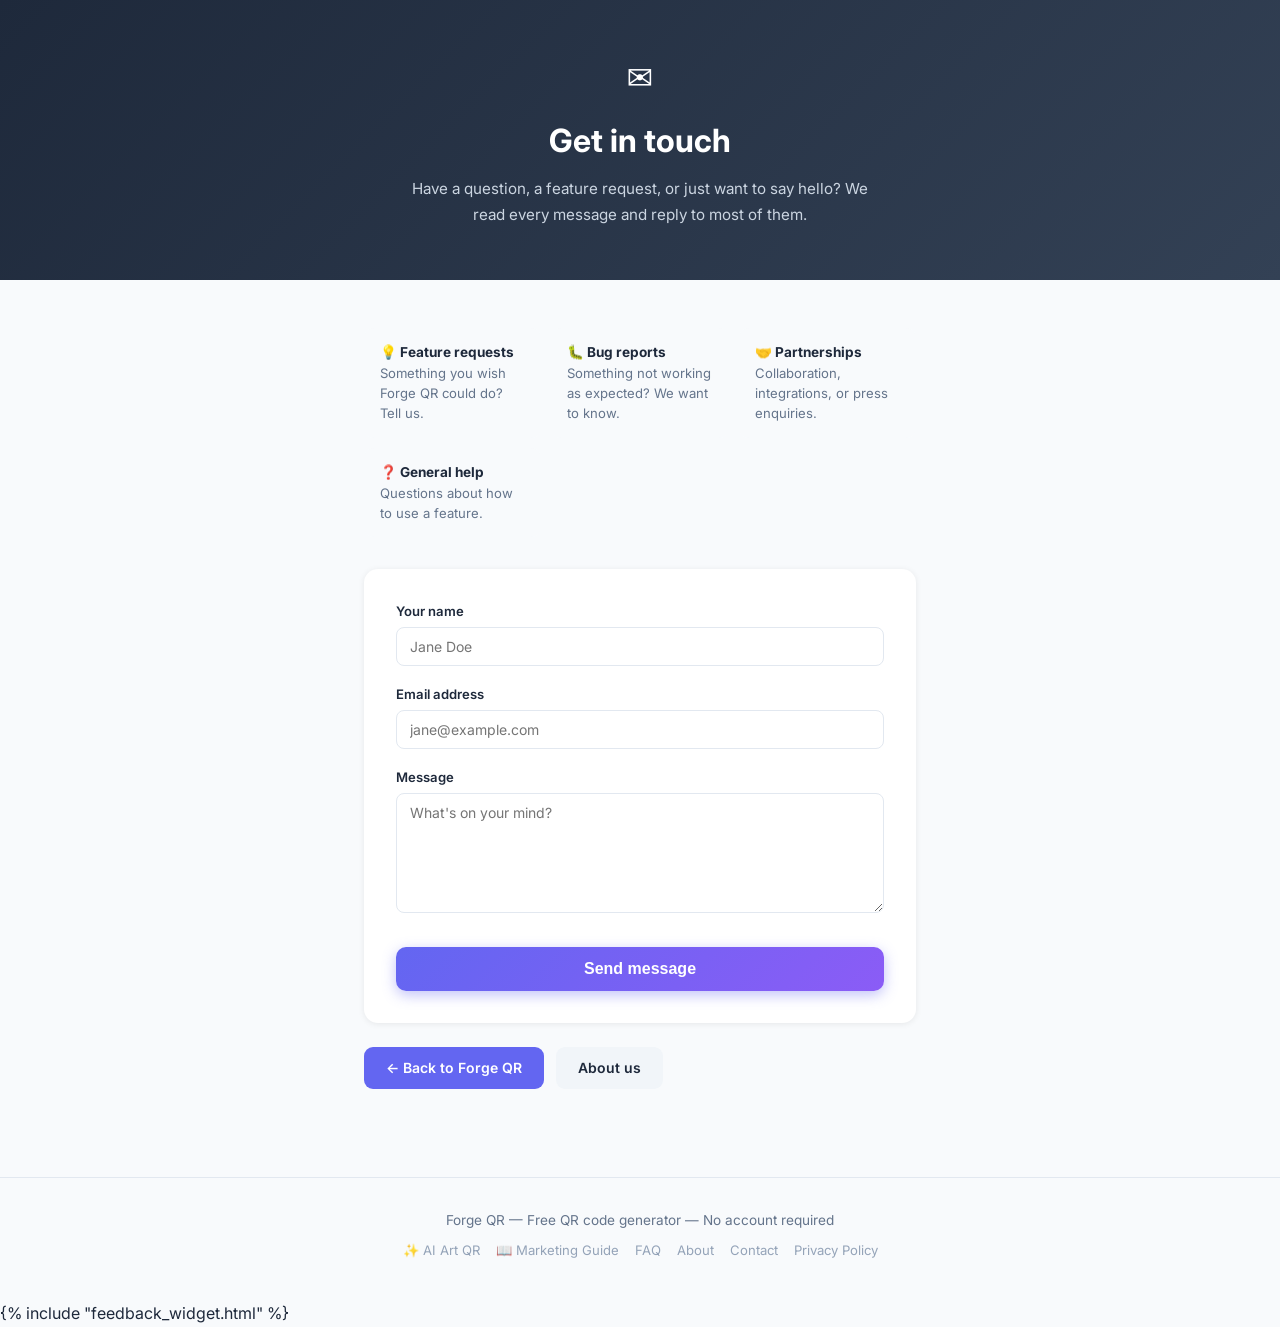
<file: templates/contact.html>
<!DOCTYPE html>
<html lang="en">
<head>
  <meta charset="UTF-8">
  <meta name="viewport" content="width=device-width, initial-scale=1.0">
  <title>Contact — Forge QR</title>
  <meta name="description" content="Get in touch with the Forge QR team. We're happy to help with questions, feedback, or feature requests.">
  <meta name="robots" content="index, follow">
  <link rel="canonical" href="https://forgeqrcode.com/contact">
  <script>window.dataLayer=window.dataLayer||[];function gtag(){dataLayer.push(arguments);}gtag('consent','default',{analytics_storage:'denied',ad_storage:'denied',wait_for_update:500});</script>
  <script async src="https://www.googletagmanager.com/gtag/js?id=G-HWR5941KV2"></script>
  <script>gtag('js',new Date());gtag('config','G-HWR5941KV2');</script>
  <script async src="https://pagead2.googlesyndication.com/pagead/js/adsbygoogle.js?client=ca-pub-5198883341858973" crossorigin="anonymous"></script>
  <link rel="icon" type="image/png" href="/static/favicon.png">
  <link rel="preconnect" href="https://fonts.googleapis.com">
  <link href="https://fonts.googleapis.com/css2?family=Inter:wght@400;500;600;700&display=swap" rel="stylesheet">
  <link rel="stylesheet" href="/static/css/style.css">
  <style>
    .contact-hero { background:linear-gradient(135deg,#1e293b,#334155); color:#fff; padding:52px 24px; text-align:center; }
    .contact-hero h1 { font-size:2rem; margin:0 0 10px; }
    .contact-hero p { color:#cbd5e1; font-size:.95rem; max-width:480px; margin:0 auto; line-height:1.7; }
    .contact-body { max-width:600px; margin:0 auto; padding:48px 24px 64px; }
    .contact-card { background:#fff; border-radius:14px; padding:32px; box-shadow:0 1px 6px rgba(0,0,0,.08); }
    .form-field { margin-bottom:18px; }
    .form-field label { display:block; font-size:.82rem; font-weight:600; color:var(--text); margin-bottom:5px; }
    .form-field input, .form-field textarea {
      width:100%; box-sizing:border-box; border:1.5px solid #e2e8f0;
      border-radius:8px; padding:10px 13px; font-size:.875rem;
      font-family:inherit; outline:none; transition:border-color .2s;
    }
    .form-field input:focus, .form-field textarea:focus { border-color:var(--primary); }
    .form-field textarea { resize:vertical; min-height:120px; }
    .contact-topics { display:grid; grid-template-columns:repeat(auto-fit,minmax(160px,1fr)); gap:10px; margin-bottom:32px; }
    .topic-card { background:#f8fafc; border-radius:10px; padding:14px 16px; font-size:.82rem; color:var(--text-muted); line-height:1.5; }
    .topic-card strong { display:block; color:var(--text); margin-bottom:2px; font-size:.85rem; }
    #contact-alert { margin-top:12px; font-size:.875rem; padding:10px 14px; border-radius:8px; display:none; }
    #contact-alert.success { background:#f0fdf4; color:#166534; display:block; }
    #contact-alert.error { background:#fef2f2; color:#991b1b; display:block; }
  </style>
</head>
<body>

<div class="contact-hero">
  <div style="font-size:2rem;margin-bottom:12px;">✉️</div>
  <h1>Get in touch</h1>
  <p>Have a question, a feature request, or just want to say hello? We read every message and reply to most of them.</p>
</div>

<div class="contact-body">

  <div class="contact-topics">
    <div class="topic-card"><strong>💡 Feature requests</strong>Something you wish Forge QR could do? Tell us.</div>
    <div class="topic-card"><strong>🐛 Bug reports</strong>Something not working as expected? We want to know.</div>
    <div class="topic-card"><strong>🤝 Partnerships</strong>Collaboration, integrations, or press enquiries.</div>
    <div class="topic-card"><strong>❓ General help</strong>Questions about how to use a feature.</div>
  </div>

  <div class="contact-card">
    <form id="contact-form">
      <div class="form-field">
        <label for="c-name">Your name</label>
        <input type="text" id="c-name" placeholder="Jane Doe" required>
      </div>
      <div class="form-field">
        <label for="c-email">Email address</label>
        <input type="email" id="c-email" placeholder="jane@example.com" required>
      </div>
      <div class="form-field">
        <label for="c-message">Message</label>
        <textarea id="c-message" placeholder="What's on your mind?" required></textarea>
      </div>
      <button type="submit" class="btn-primary" id="c-submit" style="width:100%;">Send message</button>
      <div id="contact-alert"></div>
    </form>
  </div>

  <div style="display:flex;gap:12px;flex-wrap:wrap;margin-top:24px;">
    <a href="/" style="padding:10px 22px;border-radius:9px;font-size:.875rem;font-weight:600;text-decoration:none;background:var(--primary);color:#fff;">← Back to Forge QR</a>
    <a href="/about" style="padding:10px 22px;border-radius:9px;font-size:.875rem;font-weight:600;text-decoration:none;background:#f1f5f9;color:var(--text);">About us</a>
  </div>

</div>

<footer>
  <p>Forge QR &mdash; Free QR code generator &mdash; No account required</p>
  <p style="margin:8px 0;display:flex;flex-wrap:wrap;justify-content:center;gap:16px;">
    <a href="/ai-qr" style="color:#94a3b8;font-size:.82rem;text-decoration:none;">✨ AI Art QR</a>
    <a href="/guide" style="color:#94a3b8;font-size:.82rem;text-decoration:none;">📖 Marketing Guide</a>
    <a href="/faq" style="color:#94a3b8;font-size:.82rem;text-decoration:none;">FAQ</a>
    <a href="/about" style="color:#94a3b8;font-size:.82rem;text-decoration:none;">About</a>
    <a href="/contact" style="color:#94a3b8;font-size:.82rem;text-decoration:none;">Contact</a>
    <a href="/privacy" style="color:#94a3b8;font-size:.82rem;text-decoration:none;">Privacy Policy</a>
  </p>
</footer>

<script>
document.getElementById('contact-form').addEventListener('submit', async e => {
  e.preventDefault();
  const btn = document.getElementById('c-submit');
  const alert = document.getElementById('contact-alert');
  btn.disabled = true; btn.textContent = 'Sending…';
  alert.className = '';

  const fd = new FormData();
  fd.append('name', document.getElementById('c-name').value.trim());
  fd.append('email', document.getElementById('c-email').value.trim());
  fd.append('message', document.getElementById('c-message').value.trim());

  try {
    const res = await fetch('/api/contact', { method:'POST', body:fd });
    if (res.ok) {
      alert.className = 'success';
      alert.textContent = '✅ Message sent! We\'ll get back to you soon.';
      document.getElementById('contact-form').reset();
    } else {
      throw new Error();
    }
  } catch {
    alert.className = 'error';
    alert.textContent = '❌ Something went wrong. Please try again.';
  }
  btn.disabled = false; btn.textContent = 'Send message';
});
</script>

{% include "feedback_widget.html" %}
</body>
</html>
</file>
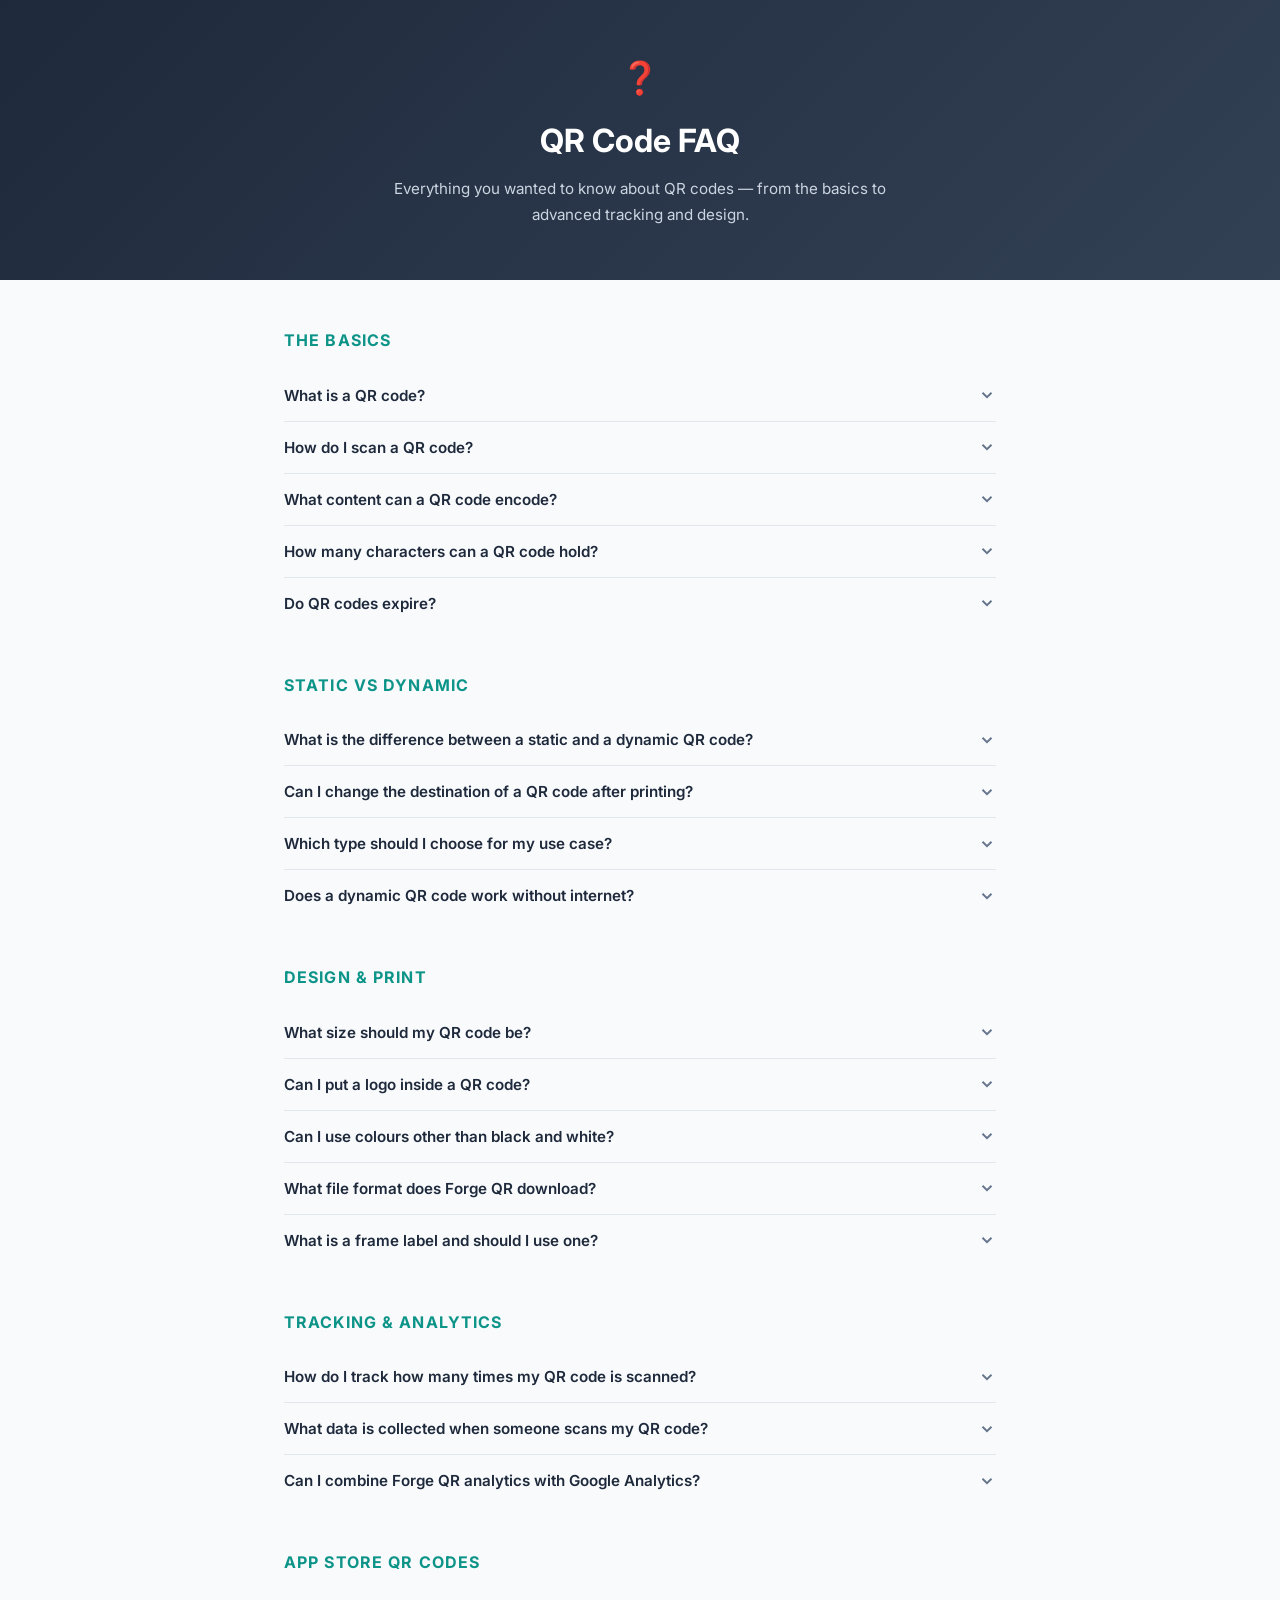
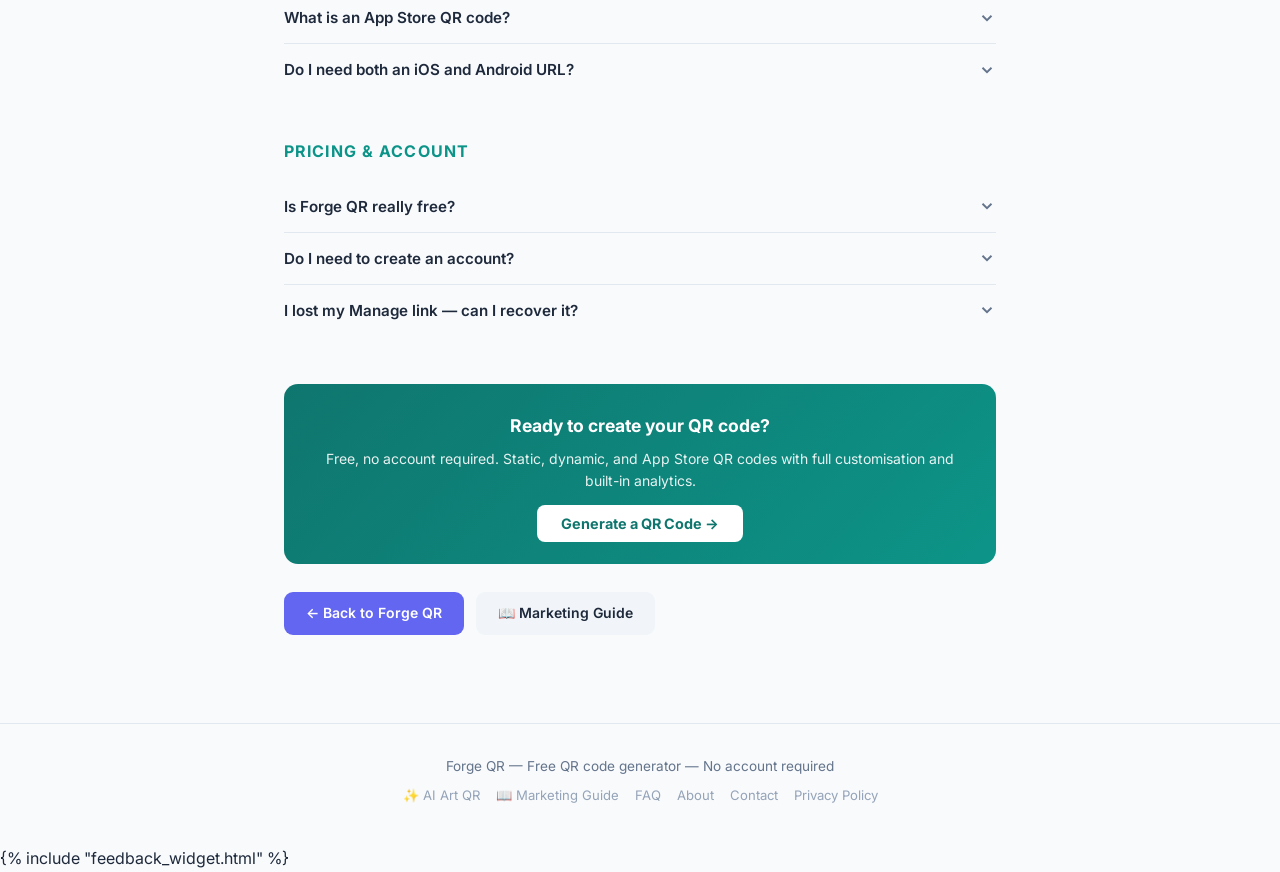
<file: templates/faq.html>
<!DOCTYPE html>
<html lang="en">
<head>
  <meta charset="UTF-8">
  <meta name="viewport" content="width=device-width, initial-scale=1.0">
  <title>QR Code FAQ — Forge QR</title>
  <meta name="description" content="Answers to the most common questions about QR codes: how they work, static vs dynamic, size, scanning, tracking, logos, expiry, and more.">
  <meta name="keywords" content="QR code FAQ, QR code questions, how does a QR code work, do QR codes expire, static vs dynamic QR code, QR code size, QR code with logo, how to scan QR code">
  <meta name="robots" content="index, follow">
  <link rel="canonical" href="https://forgeqrcode.com/faq">
  <meta property="og:title" content="QR Code FAQ — Forge QR">
  <meta property="og:description" content="Everything you wanted to know about QR codes, answered.">
  <meta property="og:type" content="article">
  <script>window.dataLayer=window.dataLayer||[];function gtag(){dataLayer.push(arguments);}gtag('consent','default',{analytics_storage:'denied',ad_storage:'denied',wait_for_update:500});</script>
  <script async src="https://www.googletagmanager.com/gtag/js?id=G-HWR5941KV2"></script>
  <script>gtag('js',new Date());gtag('config','G-HWR5941KV2');</script>
  <script async src="https://pagead2.googlesyndication.com/pagead/js/adsbygoogle.js?client=ca-pub-5198883341858973" crossorigin="anonymous"></script>
  <link rel="icon" type="image/png" href="/static/favicon.png">
  <link rel="preconnect" href="https://fonts.googleapis.com">
  <link href="https://fonts.googleapis.com/css2?family=Inter:wght@400;500;600;700&display=swap" rel="stylesheet">
  <link rel="stylesheet" href="/static/css/style.css">

  <!-- JSON-LD FAQ schema for Google rich results -->
  <script type="application/ld+json">
  {
    "@context": "https://schema.org",
    "@type": "FAQPage",
    "mainEntity": [
      {"@type":"Question","name":"What is a QR code?","acceptedAnswer":{"@type":"Answer","text":"A QR code (Quick Response code) is a two-dimensional barcode that can be scanned by any smartphone camera to instantly open a URL, display text, connect to Wi-Fi, save a contact, and more."}},
      {"@type":"Question","name":"What is the difference between a static and a dynamic QR code?","acceptedAnswer":{"@type":"Answer","text":"A static QR code encodes content directly into the image — it is permanent and cannot be changed. A dynamic QR code points to a short redirect URL, so the destination can be updated at any time without reprinting the code."}},
      {"@type":"Question","name":"Do QR codes expire?","acceptedAnswer":{"@type":"Answer","text":"Static QR codes never expire — they work as long as the encoded content (e.g. a URL) remains valid. Dynamic QR codes depend on the redirect server remaining active."}},
      {"@type":"Question","name":"What size should a QR code be for print?","acceptedAnswer":{"@type":"Answer","text":"At minimum 2 × 2 cm (about 0.8 inches) for close-range scanning. For posters or banners viewed from a distance, aim for at least 5–10 cm. Always test before printing."}},
      {"@type":"Question","name":"Can I put a logo inside a QR code?","acceptedAnswer":{"@type":"Answer","text":"Yes. QR codes use error correction that allows up to 30% of the code to be obscured. Forge QR automatically sizes your logo to a safe proportion."}},
      {"@type":"Question","name":"How do I track QR code scans?","acceptedAnswer":{"@type":"Answer","text":"Create a dynamic QR code on Forge QR. Every dynamic code comes with a private stats page showing total scans, countries, cities, device types, operating systems, and browsers."}},
      {"@type":"Question","name":"Are Forge QR codes really free?","acceptedAnswer":{"@type":"Answer","text":"Yes. All features on Forge QR are completely free — no account, no watermark, no usage limits, and no credit card required."}},
      {"@type":"Question","name":"Can I change the destination of a QR code after printing?","acceptedAnswer":{"@type":"Answer","text":"Only with dynamic QR codes. Static QR codes encode the content permanently and cannot be updated. With a dynamic QR code you can change the destination URL at any time via your private Manage link."}},
      {"@type":"Question","name":"What content types can a QR code encode?","acceptedAnswer":{"@type":"Answer","text":"QR codes can encode URLs, plain text, Wi-Fi credentials, email addresses, phone numbers, SMS messages, vCard contacts, and social media profile links."}},
      {"@type":"Question","name":"How many characters can a QR code hold?","acceptedAnswer":{"@type":"Answer","text":"Up to 4,296 alphanumeric characters or 7,089 numeric characters, depending on the error correction level. In practice, shorter content produces simpler, more scannable codes."}}
    ]
  }
  </script>

  <style>
    .faq-hero { background:linear-gradient(135deg,#1e293b,#334155); color:#fff; padding:52px 24px; text-align:center; }
    .faq-hero h1 { font-size:2rem; margin:0 0 10px; }
    .faq-hero p { color:#cbd5e1; font-size:.95rem; max-width:500px; margin:0 auto; line-height:1.7; }
    .faq-body { max-width:760px; margin:0 auto; padding:48px 24px 64px; }
    .faq-category { margin-bottom:44px; }
    .faq-category h2 { font-size:1rem; font-weight:700; text-transform:uppercase; letter-spacing:.07em; color:#0d9488; margin:0 0 16px; }
    .faq-item { border-bottom:1px solid var(--border); }
    .faq-item:last-child { border-bottom:none; }
    .faq-question {
      width:100%; background:none; border:none; text-align:left;
      padding:16px 0; font-size:.95rem; font-weight:600; color:var(--text);
      cursor:pointer; display:flex; justify-content:space-between; align-items:center;
      gap:12px; font-family:inherit;
    }
    .faq-question:hover { color:var(--primary); }
    .faq-chevron { flex-shrink:0; transition:transform .25s; color:var(--text-muted); }
    .faq-item.open .faq-chevron { transform:rotate(180deg); }
    .faq-answer { display:none; padding:0 0 16px; font-size:.875rem; color:var(--text-muted); line-height:1.75; }
    .faq-answer a { color:var(--primary); }
    .faq-item.open .faq-answer { display:block; }
    .cta-box { background:linear-gradient(135deg,#0f766e,#0d9488); border-radius:14px; padding:28px 32px; text-align:center; color:#fff; margin-top:48px; }
    .cta-box h3 { font-size:1.1rem; font-weight:700; margin:0 0 8px; }
    .cta-box p { font-size:.875rem; opacity:.9; margin:0 0 18px; }
    .cta-box a { background:#fff; color:#0f766e; text-decoration:none; padding:10px 24px; border-radius:8px; font-weight:700; font-size:.9rem; }
  </style>
</head>
<body>

<div class="faq-hero">
  <div style="font-size:2rem;margin-bottom:12px;">❓</div>
  <h1>QR Code FAQ</h1>
  <p>Everything you wanted to know about QR codes — from the basics to advanced tracking and design.</p>
</div>

<div class="faq-body">

  <!-- Basics -->
  <div class="faq-category">
    <h2>The Basics</h2>

    <div class="faq-item">
      <button class="faq-question">
        What is a QR code?
        <svg class="faq-chevron" width="18" height="18" viewBox="0 0 24 24" fill="none" stroke="currentColor" stroke-width="2.5"><polyline points="6 9 12 15 18 9"/></svg>
      </button>
      <div class="faq-answer">
        A QR code (Quick Response code) is a two-dimensional barcode that any smartphone camera can scan to instantly open a URL, display text, connect to Wi-Fi, save a contact, and much more. They were invented in 1994 and have become the standard bridge between the physical and digital world.
      </div>
    </div>

    <div class="faq-item">
      <button class="faq-question">
        How do I scan a QR code?
        <svg class="faq-chevron" width="18" height="18" viewBox="0 0 24 24" fill="none" stroke="currentColor" stroke-width="2.5"><polyline points="6 9 12 15 18 9"/></svg>
      </button>
      <div class="faq-answer">
        On iPhone (iOS 11+) and most Android devices, just open the default Camera app and point it at the QR code — a notification will appear to open the link. No separate app needed. On older devices you may need a dedicated QR scanner app.
      </div>
    </div>

    <div class="faq-item">
      <button class="faq-question">
        What content can a QR code encode?
        <svg class="faq-chevron" width="18" height="18" viewBox="0 0 24 24" fill="none" stroke="currentColor" stroke-width="2.5"><polyline points="6 9 12 15 18 9"/></svg>
      </button>
      <div class="faq-answer">
        QR codes can encode: <strong>URLs</strong>, <strong>plain text</strong>, <strong>Wi-Fi credentials</strong> (network name, password, security type), <strong>email addresses</strong> with pre-filled subject and body, <strong>phone numbers</strong>, <strong>vCard contacts</strong>, and <strong>social media profile links</strong>. Forge QR supports all of these in the Static QR tab.
      </div>
    </div>

    <div class="faq-item">
      <button class="faq-question">
        How many characters can a QR code hold?
        <svg class="faq-chevron" width="18" height="18" viewBox="0 0 24 24" fill="none" stroke="currentColor" stroke-width="2.5"><polyline points="6 9 12 15 18 9"/></svg>
      </button>
      <div class="faq-answer">
        Up to 4,296 alphanumeric characters or 7,089 numeric characters, depending on the error correction level. In practice, shorter content produces simpler, less dense codes that are faster and more reliable to scan. For long URLs, dynamic QR codes encode a short redirect instead of the full URL, keeping the code simple.
      </div>
    </div>

    <div class="faq-item">
      <button class="faq-question">
        Do QR codes expire?
        <svg class="faq-chevron" width="18" height="18" viewBox="0 0 24 24" fill="none" stroke="currentColor" stroke-width="2.5"><polyline points="6 9 12 15 18 9"/></svg>
      </button>
      <div class="faq-answer">
        Static QR codes never expire — the code itself is permanent. However, if the URL you encoded goes offline or changes, the QR code will lead to a broken page. Dynamic QR codes on Forge QR are kept active indefinitely. If you ever need to update the destination, you can do so from your Manage link.
      </div>
    </div>

  </div>

  <!-- Static vs Dynamic -->
  <div class="faq-category">
    <h2>Static vs Dynamic</h2>

    <div class="faq-item">
      <button class="faq-question">
        What is the difference between a static and a dynamic QR code?
        <svg class="faq-chevron" width="18" height="18" viewBox="0 0 24 24" fill="none" stroke="currentColor" stroke-width="2.5"><polyline points="6 9 12 15 18 9"/></svg>
      </button>
      <div class="faq-answer">
        A <strong>static QR code</strong> encodes content directly into the image — it is permanent and cannot be changed after generation. A <strong>dynamic QR code</strong> encodes a short redirect URL instead, so you can update the destination at any time without changing or reprinting the code itself. Dynamic codes also come with scan analytics.
      </div>
    </div>

    <div class="faq-item">
      <button class="faq-question">
        Can I change the destination of a QR code after printing?
        <svg class="faq-chevron" width="18" height="18" viewBox="0 0 24 24" fill="none" stroke="currentColor" stroke-width="2.5"><polyline points="6 9 12 15 18 9"/></svg>
      </button>
      <div class="faq-answer">
        Only with <strong>dynamic QR codes</strong>. After creating one on Forge QR, you receive a private Manage link. Use it to update the destination URL any time — your printed QR code image stays exactly the same. Static QR codes encode the content permanently and cannot be updated.
      </div>
    </div>

    <div class="faq-item">
      <button class="faq-question">
        Which type should I choose for my use case?
        <svg class="faq-chevron" width="18" height="18" viewBox="0 0 24 24" fill="none" stroke="currentColor" stroke-width="2.5"><polyline points="6 9 12 15 18 9"/></svg>
      </button>
      <div class="faq-answer">
        Use <strong>static</strong> for: business cards, Wi-Fi access, vCard contacts, or any content that will never change.<br><br>
        Use <strong>dynamic</strong> for: restaurant menus, marketing campaigns, product packaging, event posters, or any URL that might change — or when you want to track how many people scan the code and where they are.
      </div>
    </div>

    <div class="faq-item">
      <button class="faq-question">
        Does a dynamic QR code work without internet?
        <svg class="faq-chevron" width="18" height="18" viewBox="0 0 24 24" fill="none" stroke="currentColor" stroke-width="2.5"><polyline points="6 9 12 15 18 9"/></svg>
      </button>
      <div class="faq-answer">
        No — dynamic QR codes redirect through Forge QR's servers, so the person scanning needs an internet connection. Static QR codes that encode text, Wi-Fi credentials, or vCard contacts work offline because all the information is inside the code itself.
      </div>
    </div>

  </div>

  <!-- Design & Print -->
  <div class="faq-category">
    <h2>Design &amp; Print</h2>

    <div class="faq-item">
      <button class="faq-question">
        What size should my QR code be?
        <svg class="faq-chevron" width="18" height="18" viewBox="0 0 24 24" fill="none" stroke="currentColor" stroke-width="2.5"><polyline points="6 9 12 15 18 9"/></svg>
      </button>
      <div class="faq-answer">
        A safe minimum for close-range scanning (business cards, table menus) is <strong>2 × 2 cm</strong>. For wall posters scanned from 1 metre away, aim for at least <strong>5 × 5 cm</strong>. For large outdoor signage, scale proportionally. Always test with a real device before printing in bulk.
      </div>
    </div>

    <div class="faq-item">
      <button class="faq-question">
        Can I put a logo inside a QR code?
        <svg class="faq-chevron" width="18" height="18" viewBox="0 0 24 24" fill="none" stroke="currentColor" stroke-width="2.5"><polyline points="6 9 12 15 18 9"/></svg>
      </button>
      <div class="faq-answer">
        Yes. QR codes include error correction that allows part of the code to be obscured and still scan correctly. Forge QR automatically sizes your uploaded logo to a safe proportion and uses the highest error correction level to compensate. Always test the result on a real phone before printing.
      </div>
    </div>

    <div class="faq-item">
      <button class="faq-question">
        Can I use colours other than black and white?
        <svg class="faq-chevron" width="18" height="18" viewBox="0 0 24 24" fill="none" stroke="currentColor" stroke-width="2.5"><polyline points="6 9 12 15 18 9"/></svg>
      </button>
      <div class="faq-answer">
        Yes — Forge QR lets you set any foreground and background colour. The key requirement is <strong>sufficient contrast</strong> between the two. Avoid similar shades (e.g. dark blue on black) as scanners may fail to read the code. Always test coloured QR codes on multiple devices before printing.
      </div>
    </div>

    <div class="faq-item">
      <button class="faq-question">
        What file format does Forge QR download?
        <svg class="faq-chevron" width="18" height="18" viewBox="0 0 24 24" fill="none" stroke="currentColor" stroke-width="2.5"><polyline points="6 9 12 15 18 9"/></svg>
      </button>
      <div class="faq-answer">
        Forge QR downloads high-resolution <strong>PNG</strong> files. PNG supports transparency (when using circular or rounded shapes) and is suitable for both digital use and professional print at standard print sizes. For very large format printing (banners, billboards) ask your print shop if they need a higher resolution export.
      </div>
    </div>

    <div class="faq-item">
      <button class="faq-question">
        What is a frame label and should I use one?
        <svg class="faq-chevron" width="18" height="18" viewBox="0 0 24 24" fill="none" stroke="currentColor" stroke-width="2.5"><polyline points="6 9 12 15 18 9"/></svg>
      </button>
      <div class="faq-answer">
        A frame label adds a line of text below (or inside) your QR code — for example "Scan to see the menu" or "Get 10% off". Studies consistently show that QR codes with a clear call-to-action get significantly more scans than bare codes. Keep the label short (under 5 words) and specific about what the user will get.
      </div>
    </div>

  </div>

  <!-- Tracking & Analytics -->
  <div class="faq-category">
    <h2>Tracking &amp; Analytics</h2>

    <div class="faq-item">
      <button class="faq-question">
        How do I track how many times my QR code is scanned?
        <svg class="faq-chevron" width="18" height="18" viewBox="0 0 24 24" fill="none" stroke="currentColor" stroke-width="2.5"><polyline points="6 9 12 15 18 9"/></svg>
      </button>
      <div class="faq-answer">
        Create a <strong>dynamic QR code</strong> on Forge QR. Each dynamic code comes with a private Manage link, and from there you can open the Scan Stats page — showing total scans over time, a day-by-day chart, top countries and cities, device type (mobile/tablet/desktop), operating system, and browser breakdown.
      </div>
    </div>

    <div class="faq-item">
      <button class="faq-question">
        What data is collected when someone scans my QR code?
        <svg class="faq-chevron" width="18" height="18" viewBox="0 0 24 24" fill="none" stroke="currentColor" stroke-width="2.5"><polyline points="6 9 12 15 18 9"/></svg>
      </button>
      <div class="faq-answer">
        For each scan we log: approximate country and city (from IP address — the IP itself is not stored), device type, operating system, browser, and timestamp. No personally identifiable information is collected. See our <a href="/privacy">Privacy Policy</a> for full details.
      </div>
    </div>

    <div class="faq-item">
      <button class="faq-question">
        Can I combine Forge QR analytics with Google Analytics?
        <svg class="faq-chevron" width="18" height="18" viewBox="0 0 24 24" fill="none" stroke="currentColor" stroke-width="2.5"><polyline points="6 9 12 15 18 9"/></svg>
      </button>
      <div class="faq-answer">
        Yes. Add UTM parameters to your destination URL — for example <code>https://yoursite.com/page?utm_source=poster&amp;utm_medium=qr&amp;utm_campaign=summer</code>. Google Analytics will then attribute sessions coming from that QR code correctly, giving you deeper insight alongside Forge QR's own scan data.
      </div>
    </div>

  </div>

  <!-- App Store QR -->
  <div class="faq-category">
    <h2>App Store QR Codes</h2>

    <div class="faq-item">
      <button class="faq-question">
        What is an App Store QR code?
        <svg class="faq-chevron" width="18" height="18" viewBox="0 0 24 24" fill="none" stroke="currentColor" stroke-width="2.5"><polyline points="6 9 12 15 18 9"/></svg>
      </button>
      <div class="faq-answer">
        An App Store QR code is a smart redirect that detects the scanner's device and sends them to the right store automatically — iPhone and iPad users go to the Apple App Store, Android users go to Google Play, and desktop users go to a fallback URL of your choice. One code works for all platforms.
      </div>
    </div>

    <div class="faq-item">
      <button class="faq-question">
        Do I need both an iOS and Android URL?
        <svg class="faq-chevron" width="18" height="18" viewBox="0 0 24 24" fill="none" stroke="currentColor" stroke-width="2.5"><polyline points="6 9 12 15 18 9"/></svg>
      </button>
      <div class="faq-answer">
        No — you can provide just one. If only an iOS URL is set, Android users will fall back to the fallback URL (or the iOS URL if no fallback is set). Forge QR requires at least one store URL to generate the code.
      </div>
    </div>

  </div>

  <!-- Pricing -->
  <div class="faq-category">
    <h2>Pricing &amp; Account</h2>

    <div class="faq-item">
      <button class="faq-question">
        Is Forge QR really free?
        <svg class="faq-chevron" width="18" height="18" viewBox="0 0 24 24" fill="none" stroke="currentColor" stroke-width="2.5"><polyline points="6 9 12 15 18 9"/></svg>
      </button>
      <div class="faq-answer">
        Yes, completely. No account required, no watermarks, no usage caps, no credit card. Every feature — including dynamic QR codes, scan analytics, logo upload, and all customisation options — is free for everyone.
      </div>
    </div>

    <div class="faq-item">
      <button class="faq-question">
        Do I need to create an account?
        <svg class="faq-chevron" width="18" height="18" viewBox="0 0 24 24" fill="none" stroke="currentColor" stroke-width="2.5"><polyline points="6 9 12 15 18 9"/></svg>
      </button>
      <div class="faq-answer">
        No. Forge QR works without any account or sign-up. For dynamic QR codes, you receive a private Manage link — save it somewhere safe, as it is the only way to edit your QR code or view its stats. There is no account to recover it from.
      </div>
    </div>

    <div class="faq-item">
      <button class="faq-question">
        I lost my Manage link — can I recover it?
        <svg class="faq-chevron" width="18" height="18" viewBox="0 0 24 24" fill="none" stroke="currentColor" stroke-width="2.5"><polyline points="6 9 12 15 18 9"/></svg>
      </button>
      <div class="faq-answer">
        Unfortunately not — since there are no accounts, Forge QR has no way to verify ownership and recover a lost Manage link. If this happens, the easiest solution is to generate a new dynamic QR code and reprint or redistribute it. This is why we recommend saving the Manage link somewhere secure (a notes app, email to yourself, password manager) right after generating the code.
      </div>
    </div>

  </div>

  <div class="cta-box">
    <h3>Ready to create your QR code?</h3>
    <p>Free, no account required. Static, dynamic, and App Store QR codes with full customisation and built-in analytics.</p>
    <a href="/">Generate a QR Code →</a>
  </div>

  <div style="display:flex;gap:12px;flex-wrap:wrap;margin-top:28px;">
    <a href="/" style="padding:10px 22px;border-radius:9px;font-size:.875rem;font-weight:600;text-decoration:none;background:var(--primary);color:#fff;">← Back to Forge QR</a>
    <a href="/guide" style="padding:10px 22px;border-radius:9px;font-size:.875rem;font-weight:600;text-decoration:none;background:#f1f5f9;color:var(--text);">📖 Marketing Guide</a>
  </div>

</div>

<footer>
  <p>Forge QR &mdash; Free QR code generator &mdash; No account required</p>
  <p style="margin:8px 0;display:flex;flex-wrap:wrap;justify-content:center;gap:16px;">
    <a href="/ai-qr" style="color:#94a3b8;font-size:.82rem;text-decoration:none;">✨ AI Art QR</a>
    <a href="/guide" style="color:#94a3b8;font-size:.82rem;text-decoration:none;">📖 Marketing Guide</a>
    <a href="/faq" style="color:#94a3b8;font-size:.82rem;text-decoration:none;">FAQ</a>
    <a href="/about" style="color:#94a3b8;font-size:.82rem;text-decoration:none;">About</a>
    <a href="/contact" style="color:#94a3b8;font-size:.82rem;text-decoration:none;">Contact</a>
    <a href="/privacy" style="color:#94a3b8;font-size:.82rem;text-decoration:none;">Privacy Policy</a>
  </p>
</footer>

<script>
document.querySelectorAll('.faq-question').forEach(btn => {
  btn.addEventListener('click', () => {
    const item = btn.closest('.faq-item');
    const isOpen = item.classList.contains('open');
    document.querySelectorAll('.faq-item.open').forEach(i => i.classList.remove('open'));
    if (!isOpen) item.classList.add('open');
  });
});
</script>

{% include "feedback_widget.html" %}
</body>
</html>
</file>
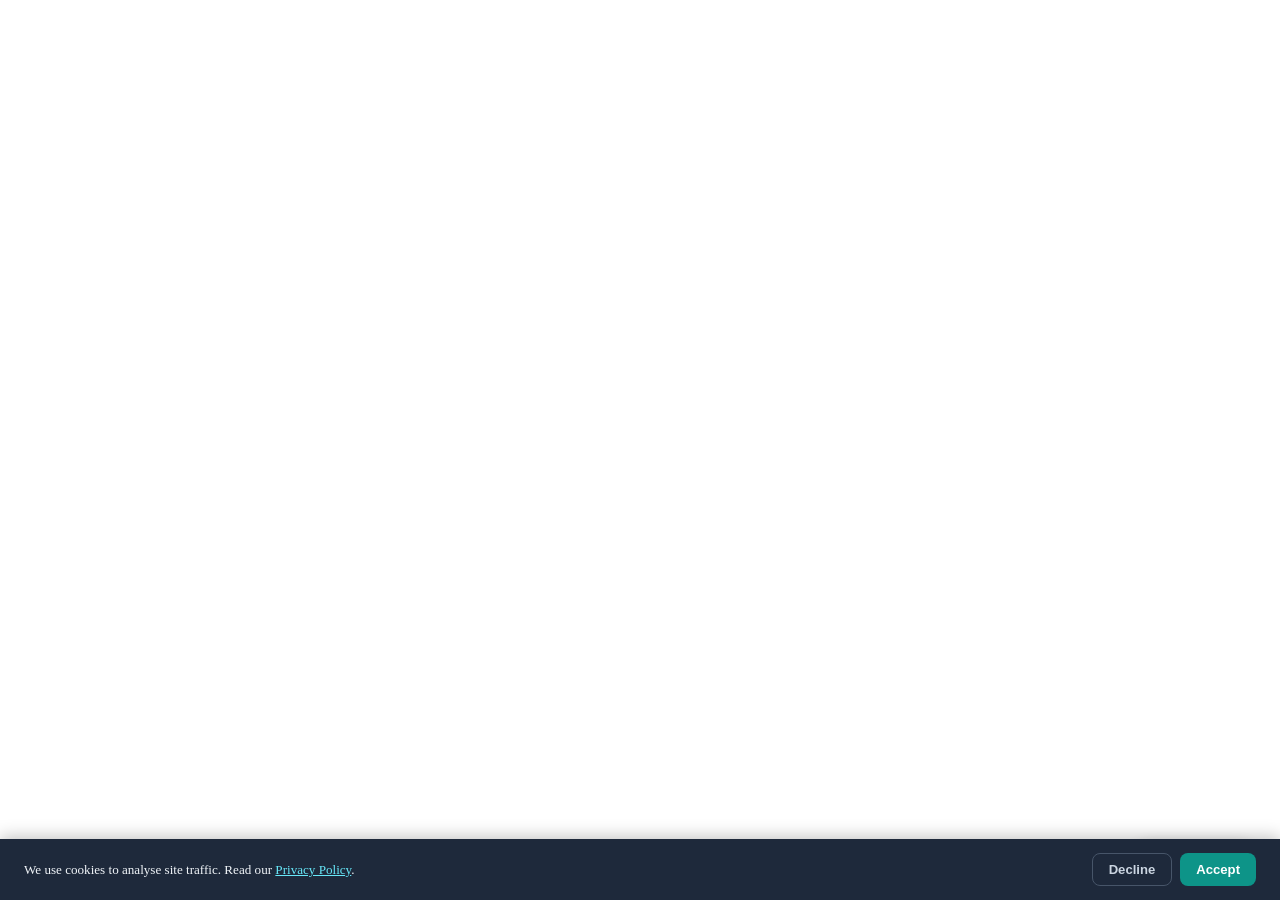
<file: templates/feedback_widget.html>
<!-- Cookie Consent Banner -->
<div id="ck-banner" style="display:none;position:fixed;bottom:0;left:0;right:0;z-index:9998;background:#1e293b;color:#f1f5f9;padding:14px 24px;box-shadow:0 -2px 16px rgba(0,0,0,.25);align-items:center;justify-content:space-between;gap:12px;flex-wrap:wrap;">
  <p style="margin:0;font-size:.82rem;line-height:1.6;flex:1;min-width:200px;">
    We use cookies to analyse site traffic. Read our <a href="/privacy" style="color:#67e8f9;text-decoration:underline;">Privacy Policy</a>.
  </p>
  <div style="display:flex;gap:8px;flex-shrink:0;">
    <button id="ck-decline" style="padding:8px 16px;border-radius:8px;border:1.5px solid #475569;background:transparent;color:#cbd5e1;font-size:.82rem;font-weight:600;cursor:pointer;">Decline</button>
    <button id="ck-accept" style="padding:8px 16px;border-radius:8px;border:none;background:#0d9488;color:#fff;font-size:.82rem;font-weight:600;cursor:pointer;">Accept</button>
  </div>
</div>
<script>
(function() {
  var choice = localStorage.getItem('ck');
  if (choice === 'y' && typeof gtag === 'function') {
    gtag('consent', 'update', {analytics_storage:'granted', ad_storage:'granted'});
  }
  if (!choice) {
    var b = document.getElementById('ck-banner');
    b.style.display = 'flex';
    document.getElementById('ck-accept').onclick = function() {
      localStorage.setItem('ck', 'y');
      b.style.display = 'none';
      if (typeof gtag === 'function') gtag('consent', 'update', {analytics_storage:'granted', ad_storage:'granted'});
    };
    document.getElementById('ck-decline').onclick = function() {
      localStorage.setItem('ck', 'n');
      b.style.display = 'none';
    };
  }
})();
</script>

<!-- Feedback widget — include at end of <body> on every page -->
<style>
  #fb-btn {
    position: fixed; bottom: 24px; right: 24px; z-index: 1000;
    background: #0f766e; color: #fff; border: none; border-radius: 24px;
    padding: 10px 18px; font-size: .875rem; font-weight: 600;
    cursor: pointer; box-shadow: 0 4px 14px rgba(0,0,0,.2);
    display: flex; align-items: center; gap: 7px; transition: background .2s;
  }
  #fb-btn:hover { background: #0d9488; }
  #fb-overlay {
    display: none; position: fixed; inset: 0; z-index: 1001;
    background: rgba(0,0,0,.45); align-items: flex-end; justify-content: flex-end;
    padding: 24px;
  }
  #fb-overlay.open { display: flex; }
  #fb-modal {
    background: #fff; border-radius: 16px; padding: 24px;
    width: 100%; max-width: 360px; box-shadow: 0 8px 32px rgba(0,0,0,.18);
    animation: fb-in .18s ease;
  }
  @keyframes fb-in { from { opacity:0; transform:translateY(12px); } to { opacity:1; transform:none; } }
  #fb-modal h3 { font-size: 1rem; font-weight: 700; margin: 0 0 4px; color: #1e293b; }
  #fb-modal p { font-size: .8rem; color: #64748b; margin: 0 0 16px; }
  .fb-stars { display: flex; gap: 6px; margin-bottom: 14px; }
  .fb-stars button {
    background: none; border: none; font-size: 1.5rem; cursor: pointer;
    color: #d1d5db; padding: 0; transition: color .15s;
  }
  .fb-stars button.active { color: #f59e0b; }
  #fb-message {
    width: 100%; box-sizing: border-box; border: 1.5px solid #e2e8f0;
    border-radius: 8px; padding: 10px 12px; font-size: .875rem;
    font-family: inherit; resize: vertical; min-height: 90px;
    outline: none; transition: border-color .2s;
  }
  #fb-message:focus { border-color: #0d9488; }
  .fb-actions { display: flex; gap: 8px; margin-top: 12px; }
  #fb-submit {
    flex: 1; background: #0f766e; color: #fff; border: none;
    border-radius: 8px; padding: 10px; font-size: .875rem;
    font-weight: 600; cursor: pointer; transition: background .2s;
  }
  #fb-submit:hover { background: #0d9488; }
  #fb-cancel {
    background: #f1f5f9; color: #64748b; border: none;
    border-radius: 8px; padding: 10px 14px; font-size: .875rem;
    cursor: pointer;
  }
  #fb-thanks { display:none; text-align:center; padding: 8px 0 4px; }
  #fb-thanks .fb-big { font-size: 2rem; margin-bottom: 8px; }
  #fb-thanks p { font-size: .875rem; color: #64748b; margin: 0; }
</style>

<button id="fb-btn">
  <svg width="15" height="15" viewBox="0 0 24 24" fill="none" stroke="currentColor" stroke-width="2.2" stroke-linecap="round" stroke-linejoin="round"><path d="M21 15a2 2 0 0 1-2 2H7l-4 4V5a2 2 0 0 1 2-2h14a2 2 0 0 1 2 2z"/></svg>
  Feedback
</button>

<div id="fb-overlay">
  <div id="fb-modal">
    <div id="fb-form-view">
      <h3>Share your feedback</h3>
      <p>Help us improve Forge QR — takes 30 seconds.</p>

      <div class="fb-stars" id="fb-stars">
        <button data-v="1" title="Poor">★</button>
        <button data-v="2" title="Fair">★</button>
        <button data-v="3" title="Good">★</button>
        <button data-v="4" title="Great">★</button>
        <button data-v="5" title="Excellent">★</button>
      </div>

      <textarea id="fb-message" placeholder="What could be better? Any features you'd love to see?"></textarea>

      <div class="fb-actions">
        <button id="fb-submit">Send feedback</button>
        <button id="fb-cancel">Cancel</button>
      </div>
    </div>
    <div id="fb-thanks">
      <div class="fb-big">🙏</div>
      <h3 style="margin:0 0 6px;color:#1e293b;">Thank you!</h3>
      <p>Your feedback helps us make Forge QR better for everyone.</p>
    </div>
  </div>
</div>

<script>
(function() {
  const btn = document.getElementById('fb-btn');
  const overlay = document.getElementById('fb-overlay');
  const cancel = document.getElementById('fb-cancel');
  const submit = document.getElementById('fb-submit');
  const stars = document.querySelectorAll('#fb-stars button');
  let rating = 0;

  btn.addEventListener('click', () => overlay.classList.add('open'));
  cancel.addEventListener('click', close);
  overlay.addEventListener('click', e => { if (e.target === overlay) close(); });

  stars.forEach(s => {
    s.addEventListener('mouseenter', () => highlight(+s.dataset.v));
    s.addEventListener('mouseleave', () => highlight(rating));
    s.addEventListener('click', () => { rating = +s.dataset.v; highlight(rating); });
  });

  function highlight(v) {
    stars.forEach(s => s.classList.toggle('active', +s.dataset.v <= v));
  }

  submit.addEventListener('click', async () => {
    const msg = document.getElementById('fb-message').value.trim();
    if (!msg) { document.getElementById('fb-message').focus(); return; }
    submit.disabled = true;
    submit.textContent = 'Sending…';
    const fd = new FormData();
    fd.append('message', msg);
    if (rating) fd.append('rating', rating);
    fd.append('page', window.location.pathname.replace('/', '') || 'home');
    try {
      await fetch('/api/feedback', { method: 'POST', body: fd });
    } catch(e) {}
    document.getElementById('fb-form-view').style.display = 'none';
    document.getElementById('fb-thanks').style.display = 'block';
    setTimeout(close, 2200);
  });

  function close() {
    overlay.classList.remove('open');
    setTimeout(() => {
      document.getElementById('fb-form-view').style.display = 'block';
      document.getElementById('fb-thanks').style.display = 'none';
      document.getElementById('fb-message').value = '';
      rating = 0; highlight(0);
      submit.disabled = false;
      submit.textContent = 'Send feedback';
    }, 300);
  }
})();
</script>
</file>
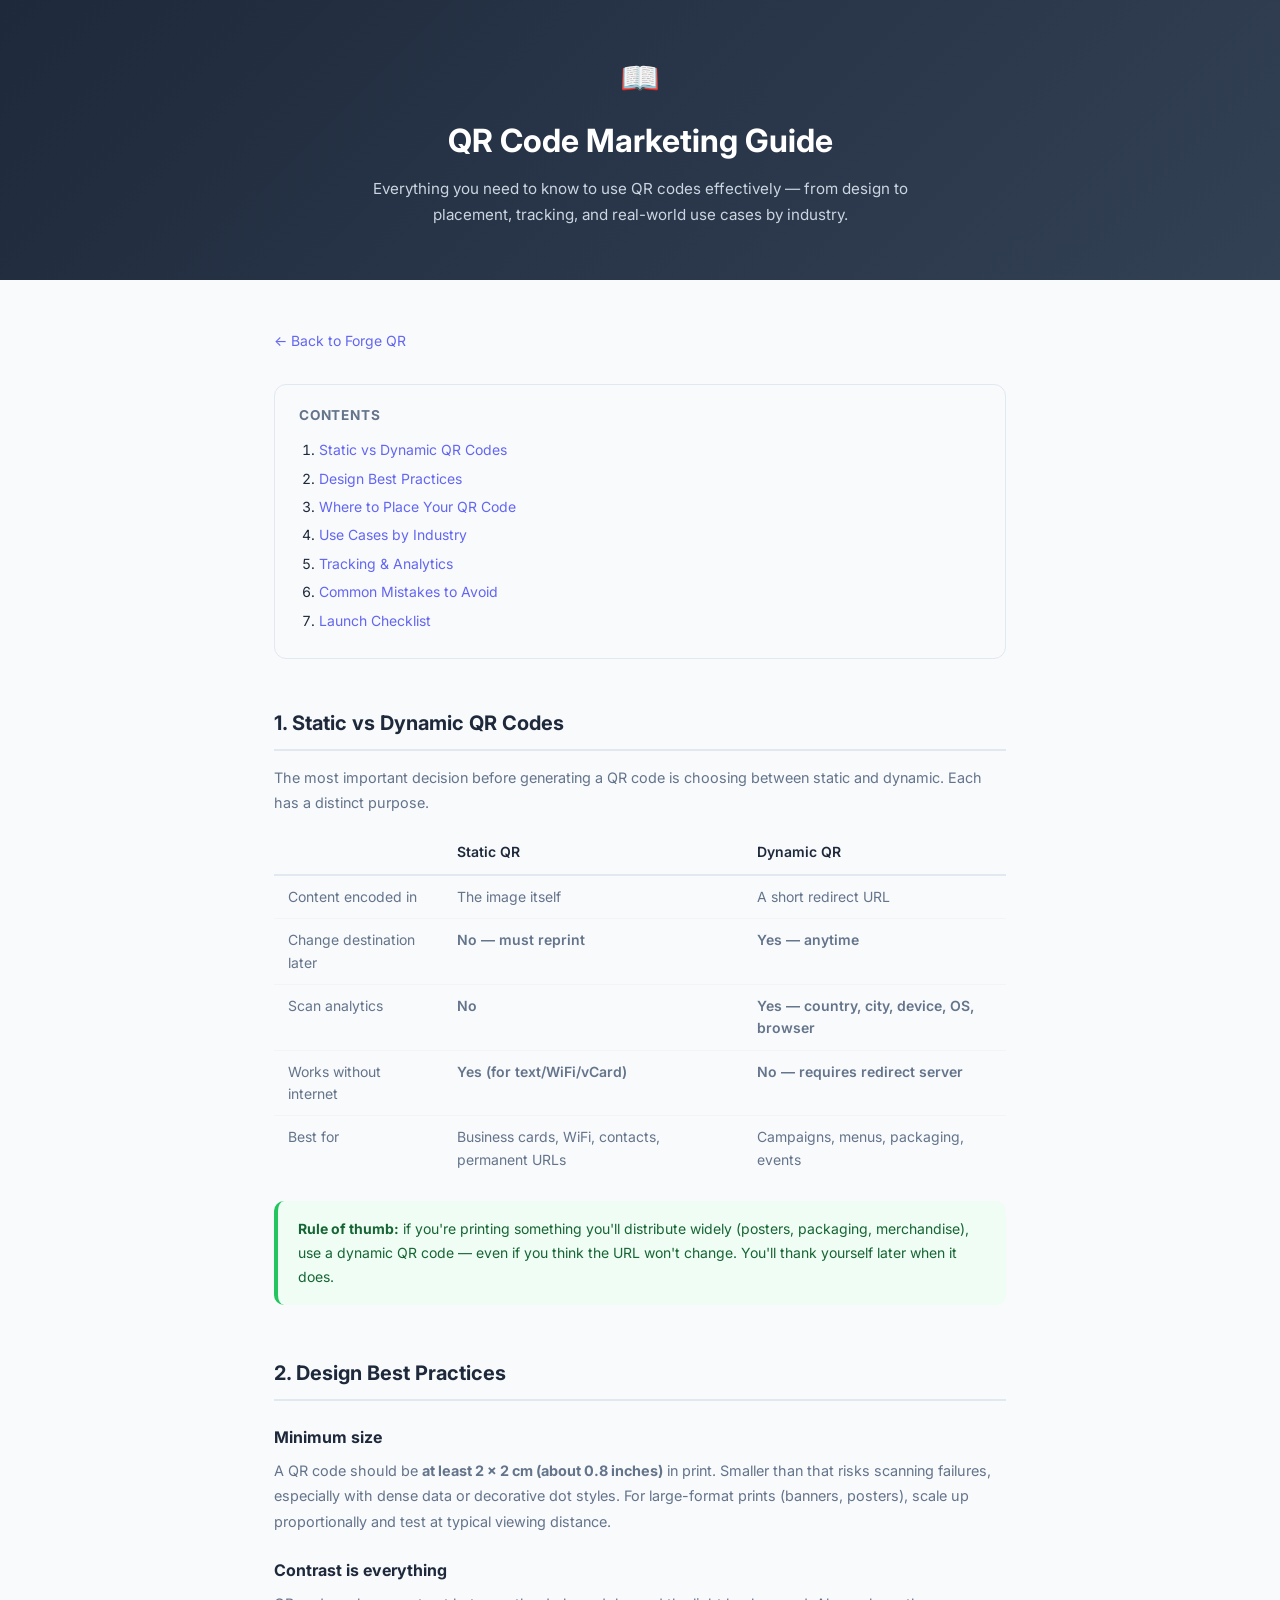
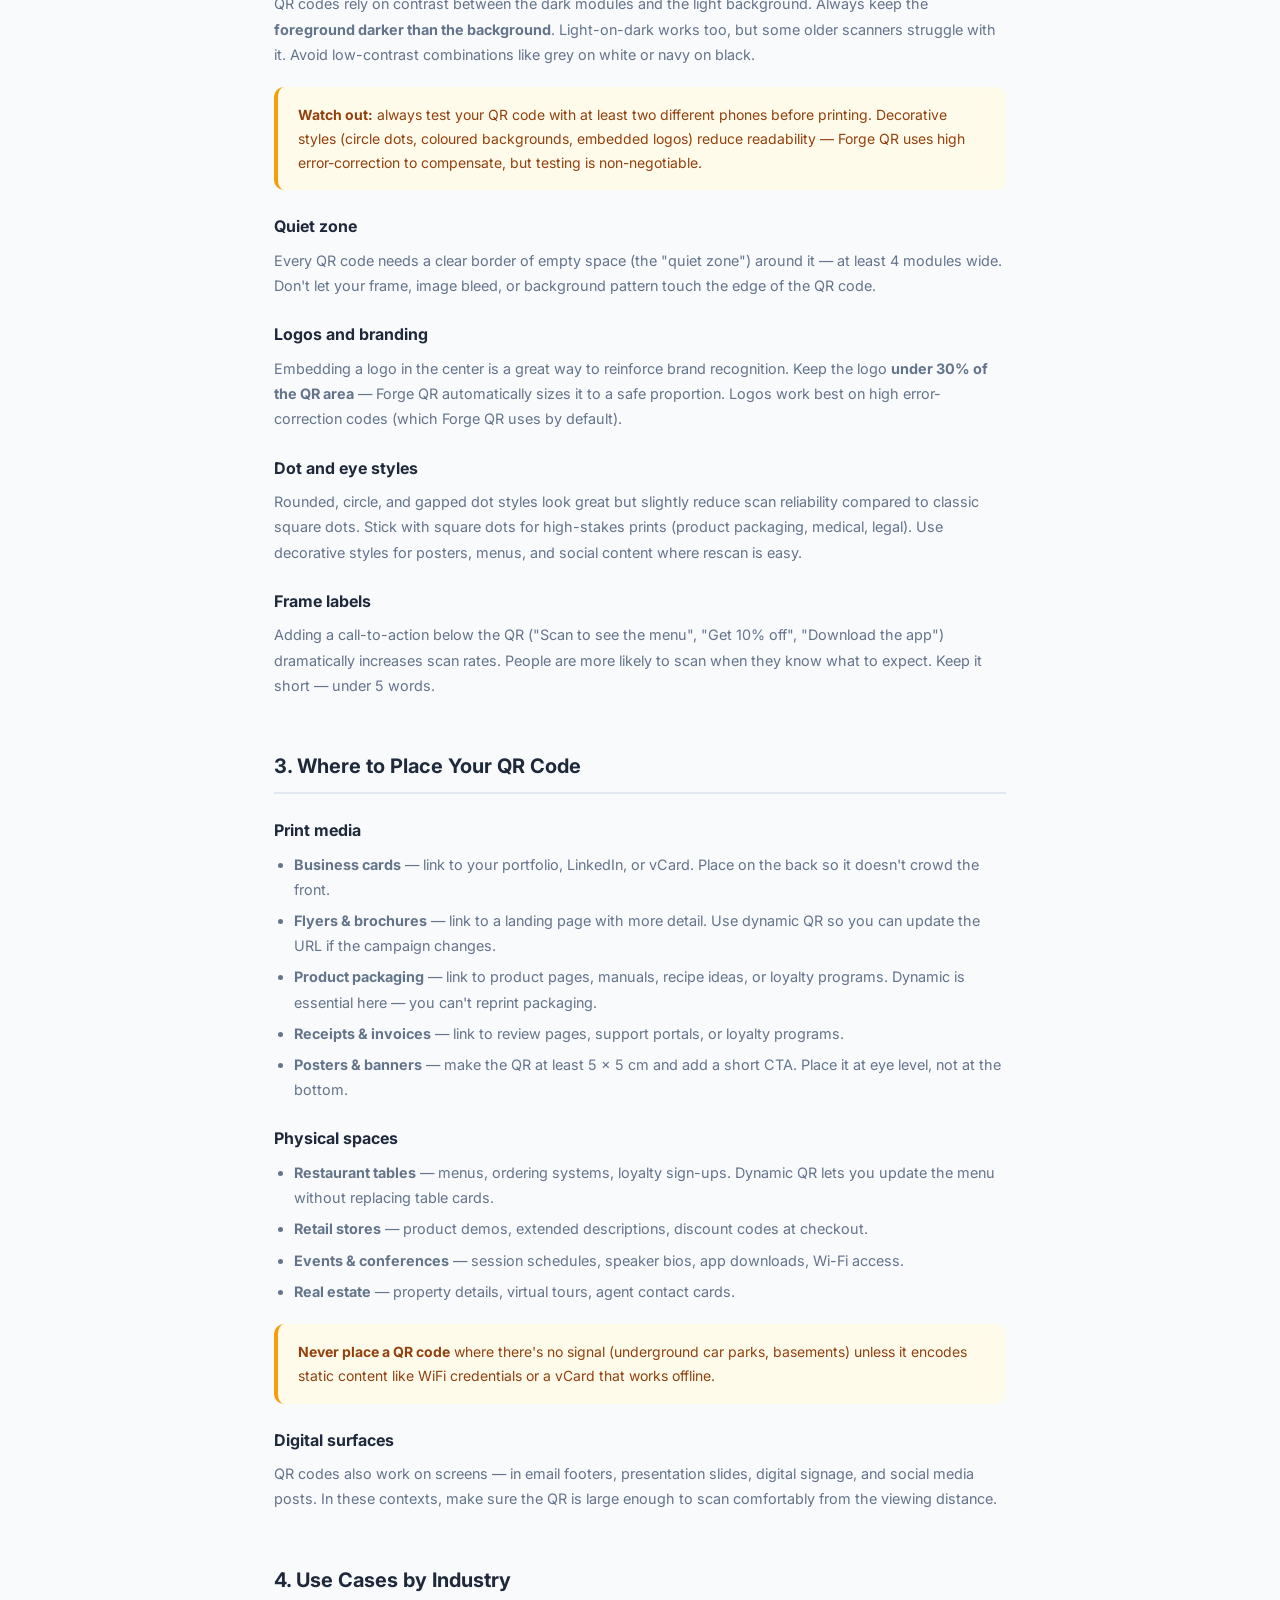
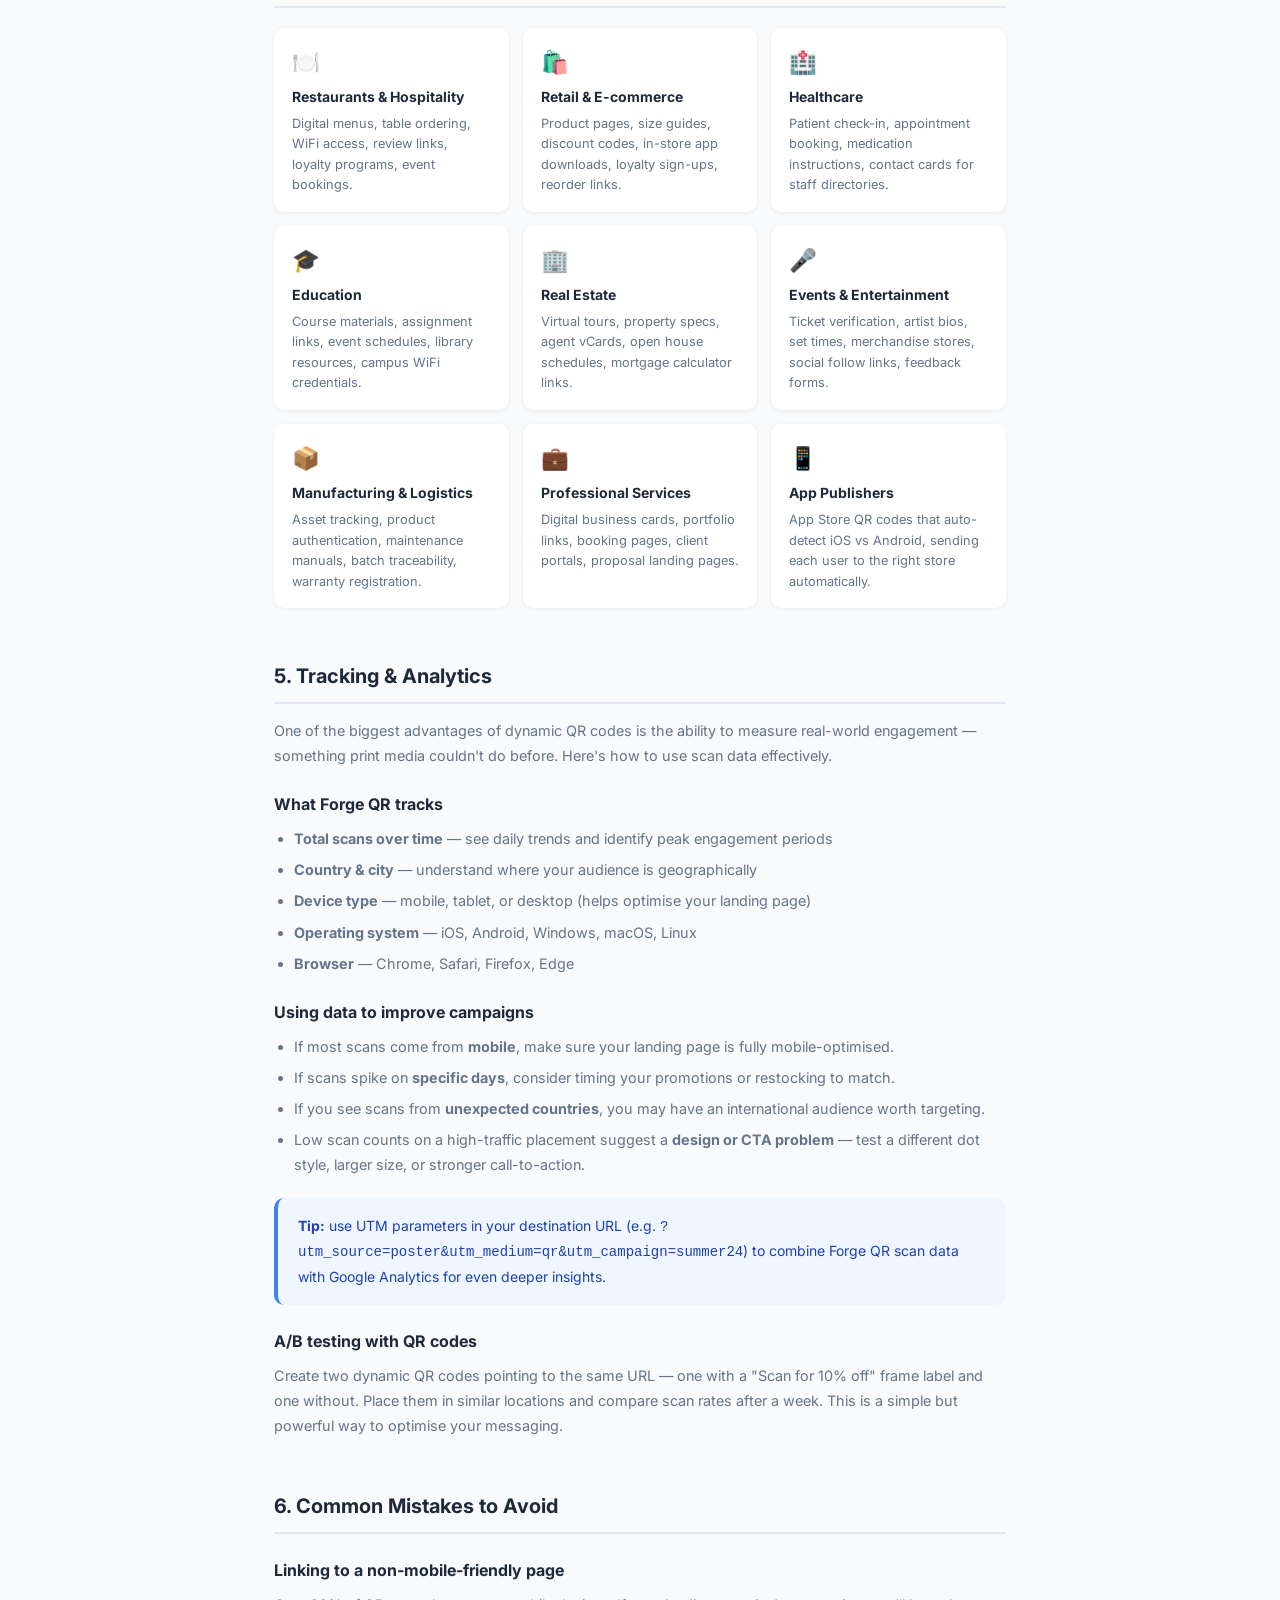
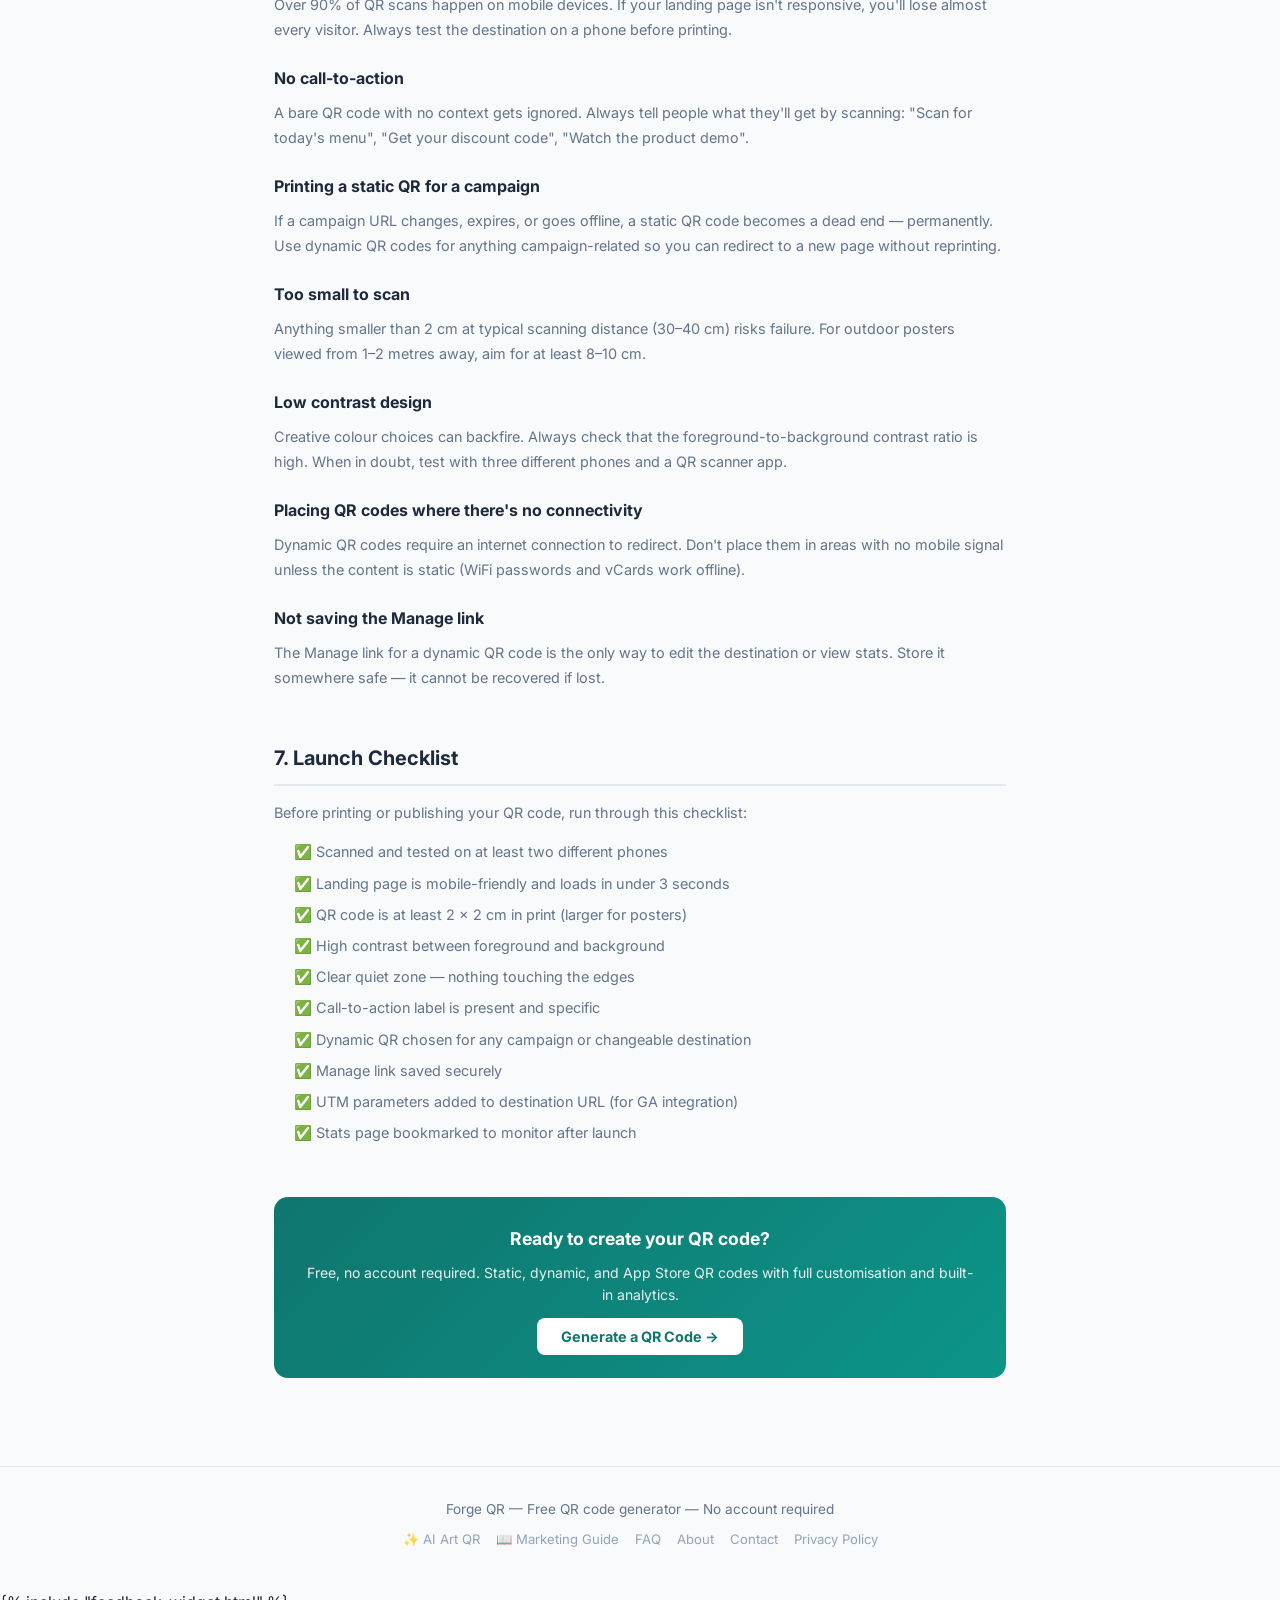
<file: templates/guide.html>
<!DOCTYPE html>
<html lang="en">
<head>
  <meta charset="UTF-8">
  <meta name="viewport" content="width=device-width, initial-scale=1.0">
  <title>QR Code Marketing Guide — Forge QR</title>
  <meta name="description" content="The complete guide to using QR codes for marketing: best practices, use cases by industry, design tips, static vs dynamic, scan tracking, and common mistakes to avoid.">
  <meta name="keywords" content="QR code marketing, QR code best practices, dynamic QR codes, QR code analytics, QR code design tips, how to use QR codes">
  <meta name="robots" content="index, follow">
  <link rel="canonical" href="https://forgeqrcode.com/guide">
  <meta property="og:title" content="QR Code Marketing Guide — Forge QR">
  <meta property="og:description" content="Everything you need to know about using QR codes effectively: design, placement, tracking, and industry use cases.">
  <meta property="og:type" content="article">

  <!-- Google tag -->
  <script>window.dataLayer=window.dataLayer||[];function gtag(){dataLayer.push(arguments);}gtag('consent','default',{analytics_storage:'denied',ad_storage:'denied',wait_for_update:500});</script>
  <script async src="https://www.googletagmanager.com/gtag/js?id=G-HWR5941KV2"></script>
  <script>gtag('js',new Date());gtag('config','G-HWR5941KV2');</script>
  <script async src="https://pagead2.googlesyndication.com/pagead/js/adsbygoogle.js?client=ca-pub-5198883341858973" crossorigin="anonymous"></script>

  <link rel="icon" type="image/png" href="/static/favicon.png">
  <link rel="preconnect" href="https://fonts.googleapis.com">
  <link href="https://fonts.googleapis.com/css2?family=Inter:wght@400;500;600;700&display=swap" rel="stylesheet">
  <link rel="stylesheet" href="/static/css/style.css">
  <style>
    .guide-hero { background: linear-gradient(135deg,#1e293b,#334155); color:#fff; padding:52px 24px; text-align:center; }
    .guide-hero h1 { font-size:2rem; margin:0 0 10px; }
    .guide-hero p { color:#cbd5e1; font-size:.95rem; max-width:560px; margin:0 auto; line-height:1.7; }
    .guide-body { max-width:780px; margin:0 auto; padding:48px 24px 64px; }
    .guide-toc { background:#f8fafc; border-radius:12px; padding:20px 24px; margin-bottom:48px; border:1px solid var(--border); }
    .guide-toc h2 { font-size:.85rem; font-weight:700; text-transform:uppercase; letter-spacing:.06em; color:var(--text-muted); margin:0 0 12px; }
    .guide-toc ol { margin:0; padding-left:20px; }
    .guide-toc li { margin-bottom:6px; font-size:.875rem; }
    .guide-toc a { color:var(--primary); text-decoration:none; }
    .guide-toc a:hover { text-decoration:underline; }
    .guide-section { margin-bottom:52px; }
    .guide-section h2 { font-size:1.25rem; font-weight:700; color:var(--text); margin:0 0 14px; padding-bottom:10px; border-bottom:2px solid var(--border); }
    .guide-section h3 { font-size:1rem; font-weight:700; color:var(--text); margin:24px 0 8px; }
    .guide-section p { font-size:.9rem; color:var(--text-muted); line-height:1.75; margin:0 0 14px; }
    .guide-section ul, .guide-section ol { font-size:.9rem; color:var(--text-muted); line-height:1.75; padding-left:20px; margin:0 0 14px; }
    .guide-section li { margin-bottom:6px; }
    .callout { border-radius:10px; padding:16px 20px; margin:20px 0; font-size:.875rem; line-height:1.7; }
    .callout-tip { background:#f0fdf4; border-left:4px solid #22c55e; color:#166534; }
    .callout-warn { background:#fffbeb; border-left:4px solid #f59e0b; color:#92400e; }
    .callout-info { background:#eff6ff; border-left:4px solid #3b82f6; color:#1e40af; }
    .callout strong { color:inherit; }
    .industry-grid { display:grid; grid-template-columns:repeat(auto-fit,minmax(220px,1fr)); gap:14px; margin:20px 0; }
    .industry-card { background:#fff; border-radius:10px; padding:16px 18px; box-shadow:0 1px 4px rgba(0,0,0,.07); }
    .industry-card .icon { font-size:1.4rem; margin-bottom:6px; }
    .industry-card h4 { font-size:.875rem; font-weight:700; color:var(--text); margin:0 0 6px; }
    .industry-card p { font-size:.8rem; color:var(--text-muted); line-height:1.6; margin:0; }
    .compare-table { width:100%; border-collapse:collapse; font-size:.875rem; margin:16px 0; }
    .compare-table th { background:#f8fafc; padding:10px 14px; text-align:left; font-weight:600; color:var(--text); border-bottom:2px solid var(--border); }
    .compare-table td { padding:10px 14px; border-bottom:1px solid #f1f5f9; color:var(--text-muted); vertical-align:top; }
    .compare-table tr:last-child td { border-bottom:none; }
    .yes { color:#16a34a; font-weight:600; }
    .no { color:#dc2626; font-weight:600; }
    .cta-box { background:linear-gradient(135deg,#0f766e,#0d9488); border-radius:14px; padding:28px 32px; text-align:center; color:#fff; margin-top:40px; }
    .cta-box h3 { font-size:1.1rem; font-weight:700; margin:0 0 8px; }
    .cta-box p { font-size:.875rem; opacity:.9; margin:0 0 18px; }
    .cta-box a { background:#fff; color:#0f766e; text-decoration:none; padding:10px 24px; border-radius:8px; font-weight:700; font-size:.9rem; }
    .checklist li { list-style:none; padding-left:0; }
    .checklist li::before { content:"✅ "; }
    .back-link { display:inline-block; color:var(--primary); text-decoration:none; font-size:.875rem; margin-bottom:32px; }
    .back-link:hover { text-decoration:underline; }
  </style>
</head>
<body>

<div class="guide-hero">
  <div style="font-size:2rem;margin-bottom:12px;">📖</div>
  <h1>QR Code Marketing Guide</h1>
  <p>Everything you need to know to use QR codes effectively — from design to placement, tracking, and real-world use cases by industry.</p>
</div>

<div class="guide-body">

  <a href="/" class="back-link">← Back to Forge QR</a>

  <!-- Table of contents -->
  <div class="guide-toc">
    <h2>Contents</h2>
    <ol>
      <li><a href="#static-vs-dynamic">Static vs Dynamic QR Codes</a></li>
      <li><a href="#design">Design Best Practices</a></li>
      <li><a href="#placement">Where to Place Your QR Code</a></li>
      <li><a href="#industries">Use Cases by Industry</a></li>
      <li><a href="#analytics">Tracking &amp; Analytics</a></li>
      <li><a href="#mistakes">Common Mistakes to Avoid</a></li>
      <li><a href="#checklist">Launch Checklist</a></li>
    </ol>
  </div>

  <!-- 1. Static vs Dynamic -->
  <div class="guide-section" id="static-vs-dynamic">
    <h2>1. Static vs Dynamic QR Codes</h2>
    <p>The most important decision before generating a QR code is choosing between static and dynamic. Each has a distinct purpose.</p>

    <table class="compare-table">
      <thead>
        <tr><th></th><th>Static QR</th><th>Dynamic QR</th></tr>
      </thead>
      <tbody>
        <tr><td>Content encoded in</td><td>The image itself</td><td>A short redirect URL</td></tr>
        <tr><td>Change destination later</td><td class="no">No — must reprint</td><td class="yes">Yes — anytime</td></tr>
        <tr><td>Scan analytics</td><td class="no">No</td><td class="yes">Yes — country, city, device, OS, browser</td></tr>
        <tr><td>Works without internet</td><td class="yes">Yes (for text/WiFi/vCard)</td><td class="no">No — requires redirect server</td></tr>
        <tr><td>Best for</td><td>Business cards, WiFi, contacts, permanent URLs</td><td>Campaigns, menus, packaging, events</td></tr>
      </tbody>
    </table>

    <div class="callout callout-tip">
      <strong>Rule of thumb:</strong> if you're printing something you'll distribute widely (posters, packaging, merchandise), use a dynamic QR code — even if you think the URL won't change. You'll thank yourself later when it does.
    </div>
  </div>

  <!-- 2. Design -->
  <div class="guide-section" id="design">
    <h2>2. Design Best Practices</h2>

    <h3>Minimum size</h3>
    <p>A QR code should be <strong>at least 2 × 2 cm (about 0.8 inches)</strong> in print. Smaller than that risks scanning failures, especially with dense data or decorative dot styles. For large-format prints (banners, posters), scale up proportionally and test at typical viewing distance.</p>

    <h3>Contrast is everything</h3>
    <p>QR codes rely on contrast between the dark modules and the light background. Always keep the <strong>foreground darker than the background</strong>. Light-on-dark works too, but some older scanners struggle with it. Avoid low-contrast combinations like grey on white or navy on black.</p>

    <div class="callout callout-warn">
      <strong>Watch out:</strong> always test your QR code with at least two different phones before printing. Decorative styles (circle dots, coloured backgrounds, embedded logos) reduce readability — Forge QR uses high error-correction to compensate, but testing is non-negotiable.
    </div>

    <h3>Quiet zone</h3>
    <p>Every QR code needs a clear border of empty space (the "quiet zone") around it — at least 4 modules wide. Don't let your frame, image bleed, or background pattern touch the edge of the QR code.</p>

    <h3>Logos and branding</h3>
    <p>Embedding a logo in the center is a great way to reinforce brand recognition. Keep the logo <strong>under 30% of the QR area</strong> — Forge QR automatically sizes it to a safe proportion. Logos work best on high error-correction codes (which Forge QR uses by default).</p>

    <h3>Dot and eye styles</h3>
    <p>Rounded, circle, and gapped dot styles look great but slightly reduce scan reliability compared to classic square dots. Stick with square dots for high-stakes prints (product packaging, medical, legal). Use decorative styles for posters, menus, and social content where rescan is easy.</p>

    <h3>Frame labels</h3>
    <p>Adding a call-to-action below the QR ("Scan to see the menu", "Get 10% off", "Download the app") dramatically increases scan rates. People are more likely to scan when they know what to expect. Keep it short — under 5 words.</p>
  </div>

  <!-- 3. Placement -->
  <div class="guide-section" id="placement">
    <h2>3. Where to Place Your QR Code</h2>

    <h3>Print media</h3>
    <ul>
      <li><strong>Business cards</strong> — link to your portfolio, LinkedIn, or vCard. Place on the back so it doesn't crowd the front.</li>
      <li><strong>Flyers &amp; brochures</strong> — link to a landing page with more detail. Use dynamic QR so you can update the URL if the campaign changes.</li>
      <li><strong>Product packaging</strong> — link to product pages, manuals, recipe ideas, or loyalty programs. Dynamic is essential here — you can't reprint packaging.</li>
      <li><strong>Receipts &amp; invoices</strong> — link to review pages, support portals, or loyalty programs.</li>
      <li><strong>Posters &amp; banners</strong> — make the QR at least 5 × 5 cm and add a short CTA. Place it at eye level, not at the bottom.</li>
    </ul>

    <h3>Physical spaces</h3>
    <ul>
      <li><strong>Restaurant tables</strong> — menus, ordering systems, loyalty sign-ups. Dynamic QR lets you update the menu without replacing table cards.</li>
      <li><strong>Retail stores</strong> — product demos, extended descriptions, discount codes at checkout.</li>
      <li><strong>Events &amp; conferences</strong> — session schedules, speaker bios, app downloads, Wi-Fi access.</li>
      <li><strong>Real estate</strong> — property details, virtual tours, agent contact cards.</li>
    </ul>

    <div class="callout callout-warn">
      <strong>Never place a QR code</strong> where there's no signal (underground car parks, basements) unless it encodes static content like WiFi credentials or a vCard that works offline.
    </div>

    <h3>Digital surfaces</h3>
    <p>QR codes also work on screens — in email footers, presentation slides, digital signage, and social media posts. In these contexts, make sure the QR is large enough to scan comfortably from the viewing distance.</p>
  </div>

  <!-- 4. Industries -->
  <div class="guide-section" id="industries">
    <h2>4. Use Cases by Industry</h2>

    <div class="industry-grid">
      <div class="industry-card">
        <div class="icon">🍽️</div>
        <h4>Restaurants &amp; Hospitality</h4>
        <p>Digital menus, table ordering, WiFi access, review links, loyalty programs, event bookings.</p>
      </div>
      <div class="industry-card">
        <div class="icon">🛍️</div>
        <h4>Retail &amp; E-commerce</h4>
        <p>Product pages, size guides, discount codes, in-store app downloads, loyalty sign-ups, reorder links.</p>
      </div>
      <div class="industry-card">
        <div class="icon">🏥</div>
        <h4>Healthcare</h4>
        <p>Patient check-in, appointment booking, medication instructions, contact cards for staff directories.</p>
      </div>
      <div class="industry-card">
        <div class="icon">🎓</div>
        <h4>Education</h4>
        <p>Course materials, assignment links, event schedules, library resources, campus WiFi credentials.</p>
      </div>
      <div class="industry-card">
        <div class="icon">🏢</div>
        <h4>Real Estate</h4>
        <p>Virtual tours, property specs, agent vCards, open house schedules, mortgage calculator links.</p>
      </div>
      <div class="industry-card">
        <div class="icon">🎤</div>
        <h4>Events &amp; Entertainment</h4>
        <p>Ticket verification, artist bios, set times, merchandise stores, social follow links, feedback forms.</p>
      </div>
      <div class="industry-card">
        <div class="icon">📦</div>
        <h4>Manufacturing &amp; Logistics</h4>
        <p>Asset tracking, product authentication, maintenance manuals, batch traceability, warranty registration.</p>
      </div>
      <div class="industry-card">
        <div class="icon">💼</div>
        <h4>Professional Services</h4>
        <p>Digital business cards, portfolio links, booking pages, client portals, proposal landing pages.</p>
      </div>
      <div class="industry-card">
        <div class="icon">📱</div>
        <h4>App Publishers</h4>
        <p>App Store QR codes that auto-detect iOS vs Android, sending each user to the right store automatically.</p>
      </div>
    </div>
  </div>

  <!-- 5. Analytics -->
  <div class="guide-section" id="analytics">
    <h2>5. Tracking &amp; Analytics</h2>
    <p>One of the biggest advantages of dynamic QR codes is the ability to measure real-world engagement — something print media couldn't do before. Here's how to use scan data effectively.</p>

    <h3>What Forge QR tracks</h3>
    <ul>
      <li><strong>Total scans over time</strong> — see daily trends and identify peak engagement periods</li>
      <li><strong>Country &amp; city</strong> — understand where your audience is geographically</li>
      <li><strong>Device type</strong> — mobile, tablet, or desktop (helps optimise your landing page)</li>
      <li><strong>Operating system</strong> — iOS, Android, Windows, macOS, Linux</li>
      <li><strong>Browser</strong> — Chrome, Safari, Firefox, Edge</li>
    </ul>

    <h3>Using data to improve campaigns</h3>
    <ul>
      <li>If most scans come from <strong>mobile</strong>, make sure your landing page is fully mobile-optimised.</li>
      <li>If scans spike on <strong>specific days</strong>, consider timing your promotions or restocking to match.</li>
      <li>If you see scans from <strong>unexpected countries</strong>, you may have an international audience worth targeting.</li>
      <li>Low scan counts on a high-traffic placement suggest a <strong>design or CTA problem</strong> — test a different dot style, larger size, or stronger call-to-action.</li>
    </ul>

    <div class="callout callout-info">
      <strong>Tip:</strong> use UTM parameters in your destination URL (e.g. <code>?utm_source=poster&amp;utm_medium=qr&amp;utm_campaign=summer24</code>) to combine Forge QR scan data with Google Analytics for even deeper insights.
    </div>

    <h3>A/B testing with QR codes</h3>
    <p>Create two dynamic QR codes pointing to the same URL — one with a "Scan for 10% off" frame label and one without. Place them in similar locations and compare scan rates after a week. This is a simple but powerful way to optimise your messaging.</p>
  </div>

  <!-- 6. Mistakes -->
  <div class="guide-section" id="mistakes">
    <h2>6. Common Mistakes to Avoid</h2>

    <h3>Linking to a non-mobile-friendly page</h3>
    <p>Over 90% of QR scans happen on mobile devices. If your landing page isn't responsive, you'll lose almost every visitor. Always test the destination on a phone before printing.</p>

    <h3>No call-to-action</h3>
    <p>A bare QR code with no context gets ignored. Always tell people what they'll get by scanning: "Scan for today's menu", "Get your discount code", "Watch the product demo".</p>

    <h3>Printing a static QR for a campaign</h3>
    <p>If a campaign URL changes, expires, or goes offline, a static QR code becomes a dead end — permanently. Use dynamic QR codes for anything campaign-related so you can redirect to a new page without reprinting.</p>

    <h3>Too small to scan</h3>
    <p>Anything smaller than 2 cm at typical scanning distance (30–40 cm) risks failure. For outdoor posters viewed from 1–2 metres away, aim for at least 8–10 cm.</p>

    <h3>Low contrast design</h3>
    <p>Creative colour choices can backfire. Always check that the foreground-to-background contrast ratio is high. When in doubt, test with three different phones and a QR scanner app.</p>

    <h3>Placing QR codes where there's no connectivity</h3>
    <p>Dynamic QR codes require an internet connection to redirect. Don't place them in areas with no mobile signal unless the content is static (WiFi passwords and vCards work offline).</p>

    <h3>Not saving the Manage link</h3>
    <p>The Manage link for a dynamic QR code is the only way to edit the destination or view stats. Store it somewhere safe — it cannot be recovered if lost.</p>
  </div>

  <!-- 7. Checklist -->
  <div class="guide-section" id="checklist">
    <h2>7. Launch Checklist</h2>
    <p>Before printing or publishing your QR code, run through this checklist:</p>
    <ul class="checklist">
      <li>Scanned and tested on at least two different phones</li>
      <li>Landing page is mobile-friendly and loads in under 3 seconds</li>
      <li>QR code is at least 2 × 2 cm in print (larger for posters)</li>
      <li>High contrast between foreground and background</li>
      <li>Clear quiet zone — nothing touching the edges</li>
      <li>Call-to-action label is present and specific</li>
      <li>Dynamic QR chosen for any campaign or changeable destination</li>
      <li>Manage link saved securely</li>
      <li>UTM parameters added to destination URL (for GA integration)</li>
      <li>Stats page bookmarked to monitor after launch</li>
    </ul>
  </div>

  <!-- CTA -->
  <div class="cta-box">
    <h3>Ready to create your QR code?</h3>
    <p>Free, no account required. Static, dynamic, and App Store QR codes with full customisation and built-in analytics.</p>
    <a href="/">Generate a QR Code →</a>
  </div>

</div>

<footer>
  <p>Forge QR &mdash; Free QR code generator &mdash; No account required</p>
  <p style="margin:8px 0;display:flex;flex-wrap:wrap;justify-content:center;gap:16px;">
    <a href="/ai-qr" style="color:#94a3b8;font-size:.82rem;text-decoration:none;">✨ AI Art QR</a>
    <a href="/guide" style="color:#94a3b8;font-size:.82rem;text-decoration:none;">📖 Marketing Guide</a>
    <a href="/faq" style="color:#94a3b8;font-size:.82rem;text-decoration:none;">FAQ</a>
    <a href="/about" style="color:#94a3b8;font-size:.82rem;text-decoration:none;">About</a>
    <a href="/contact" style="color:#94a3b8;font-size:.82rem;text-decoration:none;">Contact</a>
    <a href="/privacy" style="color:#94a3b8;font-size:.82rem;text-decoration:none;">Privacy Policy</a>
  </p>
</footer>

{% include "feedback_widget.html" %}
</body>
</html>
</file>
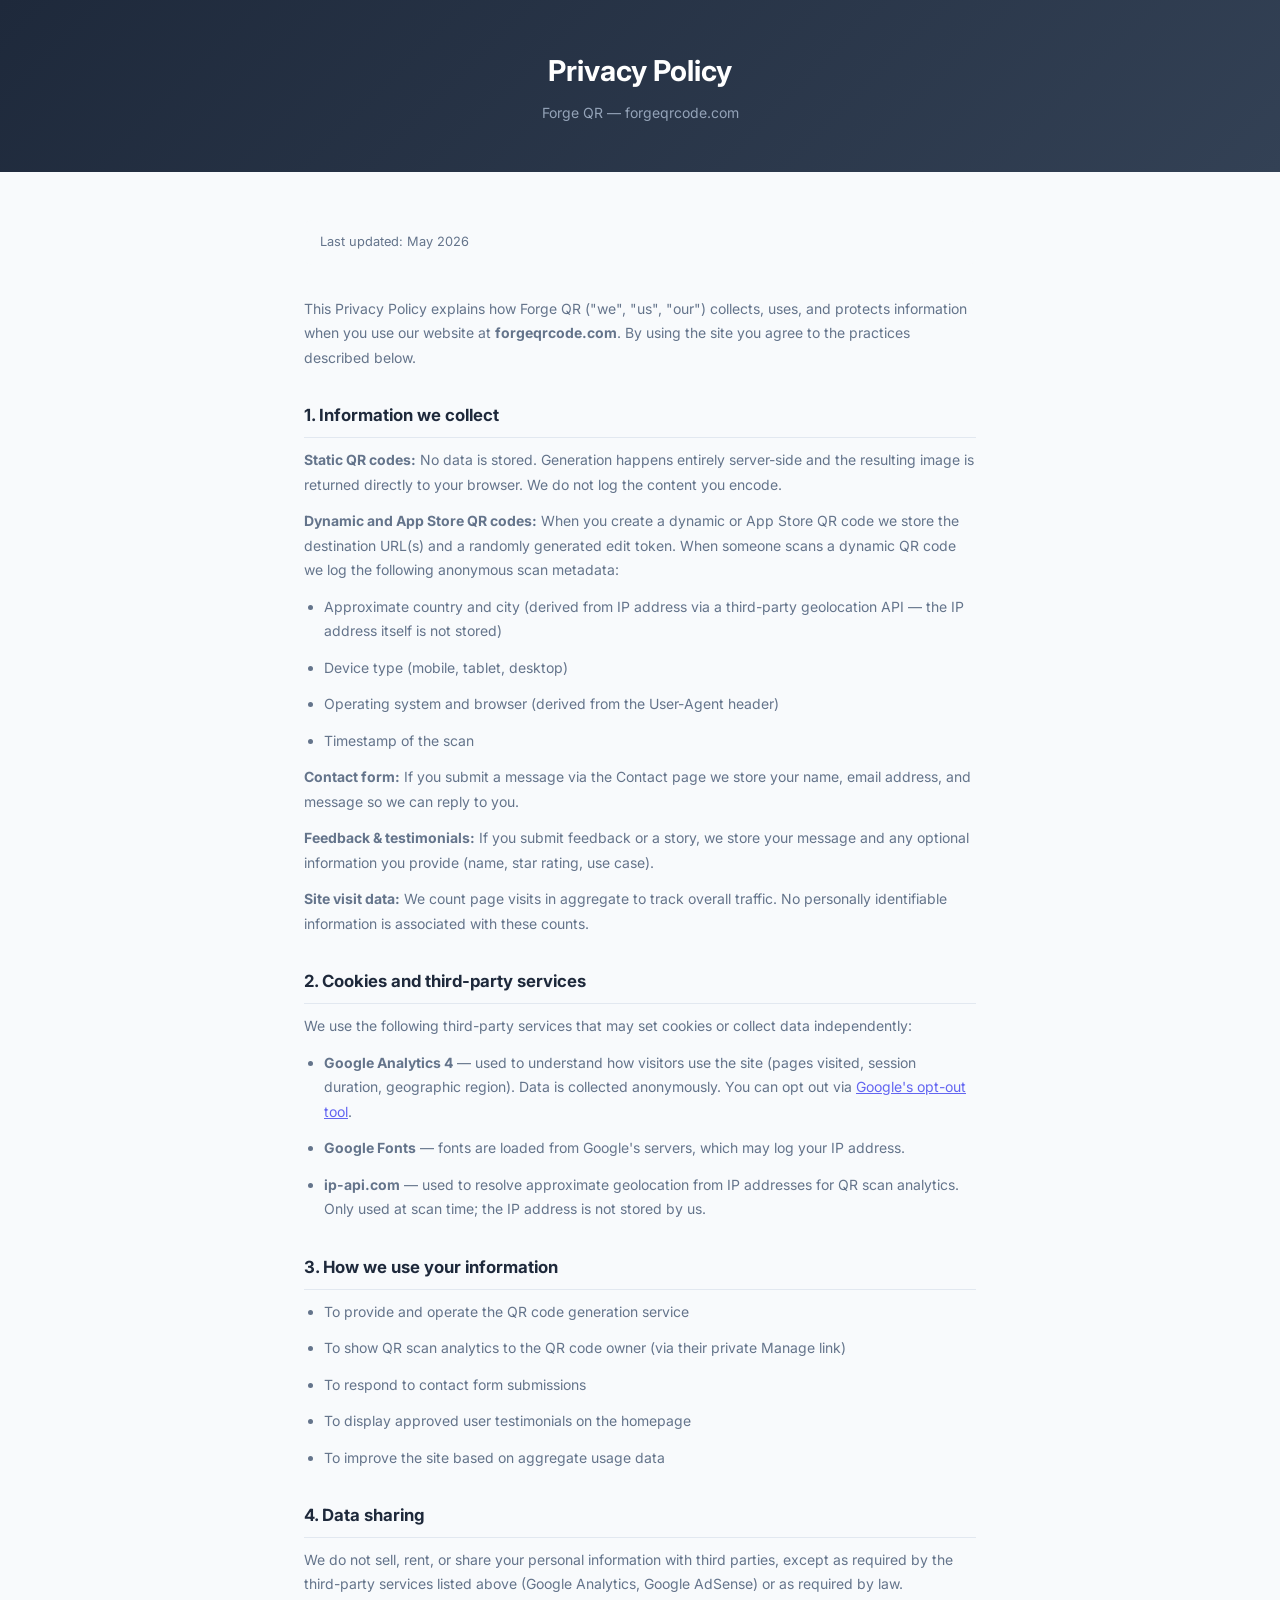
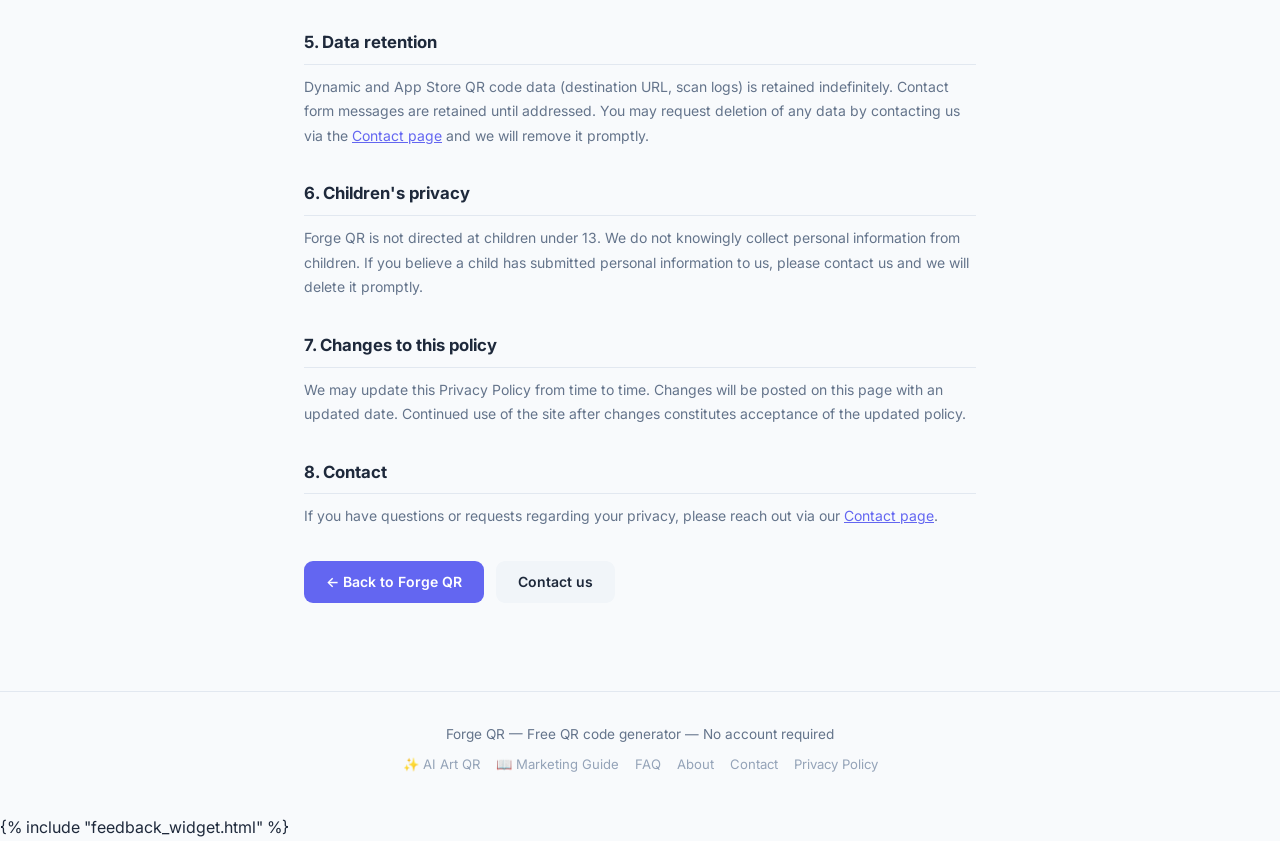
<file: templates/privacy.html>
<!DOCTYPE html>
<html lang="en">
<head>
  <meta charset="UTF-8">
  <meta name="viewport" content="width=device-width, initial-scale=1.0">
  <title>Privacy Policy — Forge QR</title>
  <meta name="description" content="Privacy Policy for Forge QR. Learn how we handle your data, cookies, and analytics.">
  <meta name="robots" content="index, follow">
  <link rel="canonical" href="https://forgeqrcode.com/privacy">
  <script>window.dataLayer=window.dataLayer||[];function gtag(){dataLayer.push(arguments);}gtag('consent','default',{analytics_storage:'denied',ad_storage:'denied',wait_for_update:500});</script>
  <script async src="https://www.googletagmanager.com/gtag/js?id=G-HWR5941KV2"></script>
  <script>gtag('js',new Date());gtag('config','G-HWR5941KV2');</script>
  <script async src="https://pagead2.googlesyndication.com/pagead/js/adsbygoogle.js?client=ca-pub-5198883341858973" crossorigin="anonymous"></script>
  <link rel="icon" type="image/png" href="/static/favicon.png">
  <link rel="preconnect" href="https://fonts.googleapis.com">
  <link href="https://fonts.googleapis.com/css2?family=Inter:wght@400;500;600;700&display=swap" rel="stylesheet">
  <link rel="stylesheet" href="/static/css/style.css">
  <style>
    .privacy-hero { background:linear-gradient(135deg,#1e293b,#334155); color:#fff; padding:48px 24px; text-align:center; }
    .privacy-hero h1 { font-size:1.8rem; margin:0 0 8px; }
    .privacy-hero p { color:#94a3b8; font-size:.875rem; margin:0; }
    .privacy-body { max-width:720px; margin:0 auto; padding:48px 24px 64px; }
    .privacy-body h2 { font-size:1.05rem; font-weight:700; color:var(--text); margin:32px 0 10px; padding-bottom:8px; border-bottom:1px solid var(--border); }
    .privacy-body p, .privacy-body li { font-size:.875rem; color:var(--text-muted); line-height:1.75; margin:0 0 12px; }
    .privacy-body ul { padding-left:20px; margin:0 0 12px; }
    .privacy-body a { color:var(--primary); }
    .last-updated { background:#f8fafc; border-radius:8px; padding:12px 16px; font-size:.8rem; color:var(--text-muted); margin-bottom:32px; }
  </style>
</head>
<body>

<div class="privacy-hero">
  <h1>Privacy Policy</h1>
  <p>Forge QR — forgeqrcode.com</p>
</div>

<div class="privacy-body">

  <div class="last-updated">Last updated: May 2026</div>

  <p>This Privacy Policy explains how Forge QR ("we", "us", "our") collects, uses, and protects information when you use our website at <strong>forgeqrcode.com</strong>. By using the site you agree to the practices described below.</p>

  <h2>1. Information we collect</h2>
  <p><strong>Static QR codes:</strong> No data is stored. Generation happens entirely server-side and the resulting image is returned directly to your browser. We do not log the content you encode.</p>
  <p><strong>Dynamic and App Store QR codes:</strong> When you create a dynamic or App Store QR code we store the destination URL(s) and a randomly generated edit token. When someone scans a dynamic QR code we log the following anonymous scan metadata:</p>
  <ul>
    <li>Approximate country and city (derived from IP address via a third-party geolocation API — the IP address itself is not stored)</li>
    <li>Device type (mobile, tablet, desktop)</li>
    <li>Operating system and browser (derived from the User-Agent header)</li>
    <li>Timestamp of the scan</li>
  </ul>
  <p><strong>Contact form:</strong> If you submit a message via the Contact page we store your name, email address, and message so we can reply to you.</p>
  <p><strong>Feedback &amp; testimonials:</strong> If you submit feedback or a story, we store your message and any optional information you provide (name, star rating, use case).</p>
  <p><strong>Site visit data:</strong> We count page visits in aggregate to track overall traffic. No personally identifiable information is associated with these counts.</p>

  <h2>2. Cookies and third-party services</h2>
  <p>We use the following third-party services that may set cookies or collect data independently:</p>
  <ul>
    <li><strong>Google Analytics 4</strong> — used to understand how visitors use the site (pages visited, session duration, geographic region). Data is collected anonymously. You can opt out via <a href="https://tools.google.com/dlpage/gaoptout" target="_blank" rel="noopener">Google's opt-out tool</a>.</li>
    <li><strong>Google Fonts</strong> — fonts are loaded from Google's servers, which may log your IP address.</li>
    <li><strong>ip-api.com</strong> — used to resolve approximate geolocation from IP addresses for QR scan analytics. Only used at scan time; the IP address is not stored by us.</li>
  </ul>

  <h2>3. How we use your information</h2>
  <ul>
    <li>To provide and operate the QR code generation service</li>
    <li>To show QR scan analytics to the QR code owner (via their private Manage link)</li>
    <li>To respond to contact form submissions</li>
    <li>To display approved user testimonials on the homepage</li>
    <li>To improve the site based on aggregate usage data</li>
  </ul>

  <h2>4. Data sharing</h2>
  <p>We do not sell, rent, or share your personal information with third parties, except as required by the third-party services listed above (Google Analytics, Google AdSense) or as required by law.</p>

  <h2>5. Data retention</h2>
  <p>Dynamic and App Store QR code data (destination URL, scan logs) is retained indefinitely. Contact form messages are retained until addressed. You may request deletion of any data by contacting us via the <a href="/contact">Contact page</a> and we will remove it promptly.</p>

  <h2>6. Children's privacy</h2>
  <p>Forge QR is not directed at children under 13. We do not knowingly collect personal information from children. If you believe a child has submitted personal information to us, please contact us and we will delete it promptly.</p>

  <h2>7. Changes to this policy</h2>
  <p>We may update this Privacy Policy from time to time. Changes will be posted on this page with an updated date. Continued use of the site after changes constitutes acceptance of the updated policy.</p>

  <h2>8. Contact</h2>
  <p>If you have questions or requests regarding your privacy, please reach out via our <a href="/contact">Contact page</a>.</p>

  <div style="display:flex;gap:12px;flex-wrap:wrap;margin-top:32px;">
    <a href="/" style="padding:10px 22px;border-radius:9px;font-size:.875rem;font-weight:600;text-decoration:none;background:var(--primary);color:#fff;">← Back to Forge QR</a>
    <a href="/contact" style="padding:10px 22px;border-radius:9px;font-size:.875rem;font-weight:600;text-decoration:none;background:#f1f5f9;color:var(--text);">Contact us</a>
  </div>

</div>

<footer>
  <p>Forge QR &mdash; Free QR code generator &mdash; No account required</p>
  <p style="margin:8px 0;display:flex;flex-wrap:wrap;justify-content:center;gap:16px;">
    <a href="/ai-qr" style="color:#94a3b8;font-size:.82rem;text-decoration:none;">✨ AI Art QR</a>
    <a href="/guide" style="color:#94a3b8;font-size:.82rem;text-decoration:none;">📖 Marketing Guide</a>
    <a href="/faq" style="color:#94a3b8;font-size:.82rem;text-decoration:none;">FAQ</a>
    <a href="/about" style="color:#94a3b8;font-size:.82rem;text-decoration:none;">About</a>
    <a href="/contact" style="color:#94a3b8;font-size:.82rem;text-decoration:none;">Contact</a>
    <a href="/privacy" style="color:#94a3b8;font-size:.82rem;text-decoration:none;">Privacy Policy</a>
  </p>
</footer>

{% include "feedback_widget.html" %}
</body>
</html>
</file>
<file: static/css/style.css>
:root {
  --primary: #6366f1;
  --primary-dark: #4f46e5;
  --primary-light: #e0e7ff;
  --accent: #8b5cf6;
  --text: #1e293b;
  --text-muted: #64748b;
  --border: #e2e8f0;
  --bg: #f8fafc;
  --card: #ffffff;
  --radius: 12px;
  --shadow: 0 1px 3px rgba(0,0,0,.08), 0 4px 16px rgba(0,0,0,.06);
  --shadow-lg: 0 8px 32px rgba(99,102,241,.15);
}

*, *::before, *::after { box-sizing: border-box; margin: 0; padding: 0; }

body {
  font-family: 'Inter', system-ui, sans-serif;
  background: var(--bg);
  color: var(--text);
  line-height: 1.6;
  min-height: 100vh;
}

/* ── Hero ── */
.hero {
  background: linear-gradient(135deg, #6366f1 0%, #8b5cf6 100%);
  color: #fff;
  padding: 56px 24px 48px;
  text-align: center;
}
.hero-icon { font-size: 3rem; margin-bottom: 12px; display:flex; justify-content:center; }
.hero h1 { font-size: clamp(1.6rem, 4vw, 2.4rem); font-weight: 700; margin-bottom: 8px; }
.hero p { font-size: 1.05rem; opacity: .85; max-width: 480px; margin: 0 auto; }

/* ── Layout ── */
.container { max-width: 1100px; margin: 0 auto; padding: 0 24px; }

/* ── Tabs ── */
.tabs {
  display: flex;
  gap: 8px;
  margin: 36px 0 28px;
  background: var(--card);
  border: 1px solid var(--border);
  border-radius: var(--radius);
  padding: 6px;
  width: fit-content;
  box-shadow: var(--shadow);
}
.tab-btn {
  padding: 10px 28px;
  border: none;
  border-radius: 8px;
  font-size: .95rem;
  font-weight: 500;
  cursor: pointer;
  background: transparent;
  color: var(--text-muted);
  transition: all .2s;
}
.tab-btn:hover { color: var(--primary); background: var(--primary-light); }
.tab-btn.active { background: var(--primary); color: #fff; box-shadow: 0 2px 8px rgba(99,102,241,.35); }

/* ── Tab content ── */
.tab-content { display: none; }
.tab-content.active { display: block; }

/* ── Grid ── */
.card-grid {
  display: grid;
  grid-template-columns: 1fr 380px;
  gap: 24px;
  align-items: start;
  padding-bottom: 60px;
}
@media (max-width: 820px) {
  .card-grid { grid-template-columns: 1fr; }
}

/* ── Cards ── */
.form-card, .preview-card {
  background: var(--card);
  border: 1px solid var(--border);
  border-radius: var(--radius);
  padding: 28px;
  box-shadow: var(--shadow);
}
.form-card h2, .preview-card h2 {
  font-size: 1.1rem;
  font-weight: 600;
  margin-bottom: 20px;
  color: var(--text);
}

/* ── Tab description ── */
.tab-description {
  background: var(--primary-light);
  border: 1.5px solid #c7d2fe;
  border-radius: var(--radius);
  padding: 14px 18px;
  font-size: .9rem;
  color: #3730a3;
  line-height: 1.6;
  margin-bottom: 24px;
}

/* ── Form elements ── */
.form-group { margin-bottom: 18px; }
.form-group label {
  display: block;
  font-size: .875rem;
  font-weight: 500;
  margin-bottom: 6px;
  color: var(--text);
}
input[type="text"],
input[type="url"],
input[type="email"],
input[type="tel"],
input[type="password"],
select,
textarea {
  width: 100%;
  padding: 10px 14px;
  border: 1.5px solid var(--border);
  border-radius: 8px;
  font-size: .95rem;
  font-family: inherit;
  color: var(--text);
  background: #fff;
  transition: border-color .2s, box-shadow .2s;
  outline: none;
}
input:focus, select:focus, textarea:focus {
  border-color: var(--primary);
  box-shadow: 0 0 0 3px rgba(99,102,241,.12);
}
textarea { resize: vertical; min-height: 80px; }
select { appearance: none; background-image: url("data:image/svg+xml,%3Csvg xmlns='http://www.w3.org/2000/svg' width='16' height='16' viewBox='0 0 24 24' fill='none' stroke='%2364748b' stroke-width='2'%3E%3Cpath d='m6 9 6 6 6-6'/%3E%3C/svg%3E"); background-repeat: no-repeat; background-position: right 12px center; padding-right: 36px; }

.checkbox-label { display: flex; align-items: center; gap: 8px; font-size: .9rem; cursor: pointer; }
.checkbox-label input[type="checkbox"] { width: 16px; height: 16px; accent-color: var(--primary); cursor: pointer; }

/* ── Misc helpers ── */
.optional-tag {
  font-size: .75rem;
  font-weight: 400;
  color: var(--text-muted);
  background: #f1f5f9;
  border-radius: 4px;
  padding: 1px 6px;
  margin-left: 4px;
}
.field-hint { font-size: .8rem; color: var(--text-muted); margin-top: 4px; display: block; }

/* ── QR Type Buttons ── */
.type-grid {
  display: grid;
  grid-template-columns: repeat(3, 1fr);
  gap: 8px;
}
.type-btn {
  padding: 9px 6px;
  border: 1.5px solid var(--border);
  border-radius: 8px;
  font-size: .85rem;
  font-weight: 500;
  cursor: pointer;
  background: #fff;
  color: var(--text-muted);
  transition: all .2s;
  text-align: center;
}
.type-btn:hover { border-color: var(--primary); color: var(--primary); background: var(--primary-light); }
.type-btn.active { border-color: var(--primary); background: var(--primary); color: #fff; }

/* ── Type fields ── */
.type-fields { display: none; }
.type-fields.active { display: block; }

/* ── Dot Style Grid ── */
.dot-grid {
  display: grid;
  grid-template-columns: repeat(3, 1fr);
  gap: 8px;
}
.dot-btn {
  display: flex;
  flex-direction: column;
  align-items: center;
  gap: 6px;
  padding: 10px 6px 8px;
  border: 1.5px solid var(--border);
  border-radius: 8px;
  font-size: .78rem;
  font-weight: 500;
  cursor: pointer;
  background: #fff;
  color: var(--text-muted);
  transition: all .2s;
}
.dot-btn:hover { border-color: var(--primary); color: var(--primary); background: var(--primary-light); }
.dot-btn.active { border-color: var(--primary); background: var(--primary); color: #fff; }
.dot-btn.active .dot-preview { background: #fff; }

.dot-btn svg { display: block; flex-shrink: 0; }

/* ── Reset colors button ── */
.btn-reset-colors {
  background: none;
  border: none;
  font-size: .75rem;
  font-family: inherit;
  color: var(--text-muted);
  cursor: pointer;
  padding: 2px 6px;
  border-radius: 4px;
  margin-left: 6px;
  vertical-align: middle;
  transition: color .2s, background .2s;
}
.btn-reset-colors:hover { color: var(--primary); background: var(--primary-light); }

/* ── Container Shape ── */
.shape-grid {
  display: grid;
  grid-template-columns: repeat(3, 1fr);
  gap: 8px;
}
.shape-btn {
  display: flex;
  flex-direction: column;
  align-items: center;
  gap: 6px;
  padding: 10px 6px 8px;
  border: 1.5px solid var(--border);
  border-radius: 8px;
  font-size: .78rem;
  font-weight: 500;
  cursor: pointer;
  background: #fff;
  color: var(--text-muted);
  transition: all .2s;
}
.shape-btn:hover { border-color: var(--primary); color: var(--primary); background: var(--primary-light); }
.shape-btn.active { border-color: var(--primary); background: var(--primary); color: #fff; }
.shape-btn svg { display: block; }

/* ── Colors ── */
.color-row { display: flex; gap: 16px; }
.color-item {
  display: flex;
  align-items: center;
  gap: 10px;
  flex: 1;
  background: var(--bg);
  border: 1.5px solid var(--border);
  border-radius: 8px;
  padding: 8px 12px;
  cursor: pointer;
  transition: border-color .2s;
}
.color-item:hover { border-color: var(--primary); }
.color-item input[type="color"] {
  width: 36px;
  height: 36px;
  padding: 2px;
  border: 1.5px solid var(--border);
  border-radius: 8px;
  cursor: pointer;
  outline: none;
  -webkit-appearance: none;
  appearance: none;
  background: none;
}
.color-item input[type="color"]::-webkit-color-swatch-wrapper {
  padding: 0;
  border-radius: 5px;
}
.color-item input[type="color"]::-webkit-color-swatch {
  border: none;
  border-radius: 5px;
}
.color-item input[type="color"]::-moz-color-swatch {
  border: none;
  border-radius: 5px;
}
.color-item span { font-size: .85rem; color: var(--text-muted); font-weight: 500; }

/* ── Edge Line ── */
.edge-line-row { display: flex; align-items: center; gap: 16px; flex-wrap: wrap; }
.edge-enable-label {
  display: flex; align-items: center; gap: 6px;
  cursor: pointer; font-size: .9rem; color: var(--text); user-select: none;
}
.edge-enable-label input[type="checkbox"] { width: 16px; height: 16px; accent-color: var(--primary); cursor: pointer; }
.edge-line-controls {
  display: none; align-items: center; gap: 12px; flex-wrap: wrap;
}
.edge-line-controls.visible { display: flex; }
.edge-line-controls input[type="color"] {
  width: 36px; height: 36px; padding: 2px;
  border: 1.5px solid var(--border); border-radius: 6px; cursor: pointer;
}
.edge-width-label {
  display: flex; align-items: center; gap: 6px;
  font-size: .85rem; color: var(--text-muted);
}
.edge-width-label input[type="range"] { width: 100px; accent-color: var(--primary); }

/* ── Frame text style row ── */
.frame-text-style {
  display: flex; align-items: center; gap: 12px; margin-top: 10px; flex-wrap: wrap;
}
.font-select {
  flex: 1; min-width: 130px;
  padding: 7px 10px; border: 1.5px solid var(--border); border-radius: 8px;
  font-size: .875rem; color: var(--text); background: var(--card); cursor: pointer;
  transition: border-color .2s;
}
.font-select:focus { outline: none; border-color: var(--primary); }

/* ── Effect grid ── */
.effect-grid {
  display: grid;
  grid-template-columns: repeat(3, 1fr);
  gap: 8px;
}
.effect-btn {
  display: flex;
  flex-direction: column;
  align-items: center;
  gap: 6px;
  padding: 10px 6px 8px;
  border: 1.5px solid var(--border);
  border-radius: 8px;
  font-size: .78rem;
  font-weight: 500;
  cursor: pointer;
  background: #fff;
  color: var(--text-muted);
  transition: all .2s;
}
.effect-btn svg { display: block; flex-shrink: 0; }
.effect-btn:hover { border-color: var(--primary); color: var(--primary); background: var(--primary-light); }
.effect-btn.active { border-color: var(--primary); background: var(--primary); color: #fff; }

/* ── Upload zone ── */
.upload-zone {
  border: 2px dashed var(--border);
  border-radius: 10px;
  padding: 24px;
  text-align: center;
  cursor: pointer;
  transition: all .2s;
  background: var(--bg);
  position: relative;
}
.upload-zone:hover, .upload-zone.drag-over {
  border-color: var(--primary);
  background: var(--primary-light);
}
.upload-zone input[type="file"] {
  position: absolute;
  inset: 0;
  opacity: 0;
  cursor: pointer;
  width: 100%;
  height: 100%;
  border: none;
  background: none;
  box-shadow: none;
  padding: 0;
}
.upload-zone input[type="file"]:focus { box-shadow: none; }
.upload-icon { font-size: 2rem; margin-bottom: 6px; }
.upload-zone p { font-size: .875rem; color: var(--text-muted); }
.upload-zone small { font-size: .8rem; color: var(--text-muted); opacity: .7; }

.logo-preview-row {
  display: none;
  align-items: center;
  gap: 12px;
  background: var(--bg);
  border: 1.5px solid var(--border);
  border-radius: 10px;
  padding: 12px 16px;
}
.logo-preview-row.visible { display: flex; }
.logo-preview-row img { width: 48px; height: 48px; object-fit: contain; border-radius: 6px; border: 1px solid var(--border); }
.logo-preview-row span { flex: 1; font-size: .875rem; color: var(--text-muted); white-space: nowrap; overflow: hidden; text-overflow: ellipsis; }
.btn-remove {
  background: none;
  border: none;
  color: #ef4444;
  cursor: pointer;
  font-size: .8rem;
  font-weight: 500;
  padding: 4px 8px;
  border-radius: 6px;
  transition: background .2s;
}
.btn-remove:hover { background: #fee2e2; }

/* ── Buttons ── */
.btn-primary {
  width: 100%;
  padding: 13px;
  background: linear-gradient(135deg, var(--primary) 0%, var(--accent) 100%);
  color: #fff;
  border: none;
  border-radius: 10px;
  font-size: 1rem;
  font-weight: 600;
  cursor: pointer;
  transition: opacity .2s, transform .1s, box-shadow .2s;
  box-shadow: 0 4px 14px rgba(99,102,241,.4);
  margin-top: 8px;
}
.btn-primary:hover { opacity: .9; box-shadow: 0 6px 20px rgba(99,102,241,.5); }
.btn-primary:active { transform: scale(.99); }
.btn-primary:disabled { opacity: .6; cursor: not-allowed; transform: none; }

.btn-download {
  width: 100%;
  padding: 12px;
  background: #fff;
  color: var(--primary);
  border: 2px solid var(--primary);
  border-radius: 10px;
  font-size: .95rem;
  font-weight: 600;
  cursor: pointer;
  transition: all .2s;
  margin-top: 16px;
  display: none;
}
.btn-download:hover { background: var(--primary); color: #fff; }
.btn-download.visible { display: block; }

/* ── QR Preview ── */
.qr-preview {
  min-height: 280px;
  display: flex;
  align-items: center;
  justify-content: center;
  border: 2px dashed var(--border);
  border-radius: 12px;
  background: var(--bg);
  overflow: hidden;
  transition: border-color .3s;
}
.qr-preview.has-image { border-style: solid; border-color: var(--border); }
.qr-preview img {
  width: 100%;
  max-width: 280px;
  display: block;
  background-image: linear-gradient(45deg, #cbd5e1 25%, transparent 25%),
    linear-gradient(-45deg, #cbd5e1 25%, transparent 25%),
    linear-gradient(45deg, transparent 75%, #cbd5e1 75%),
    linear-gradient(-45deg, transparent 75%, #cbd5e1 75%);
  background-size: 12px 12px;
  background-position: 0 0, 0 6px, 6px -6px, -6px 0px;
  background-color: #f1f5f9;
}
.preview-placeholder { text-align: center; padding: 32px; }
.preview-placeholder .preview-icon { font-size: 3rem; opacity: .3; margin-bottom: 12px; }
.preview-placeholder p { font-size: .9rem; color: var(--text-muted); }

/* ── Spinner ── */
.spinner {
  width: 20px; height: 20px;
  border: 2.5px solid rgba(255,255,255,.4);
  border-top-color: #fff;
  border-radius: 50%;
  animation: spin .7s linear infinite;
  display: inline-block;
  vertical-align: middle;
  margin-right: 8px;
}
@keyframes spin { to { transform: rotate(360deg); } }

/* ── Result info box (dynamic) ── */
.result-box {
  display: none;
  margin-top: 20px;
  background: #f0fdf4;
  border: 1.5px solid #86efac;
  border-radius: 10px;
  padding: 16px;
}
.result-box.visible { display: block; }
.result-box h3 { font-size: .9rem; font-weight: 600; color: #166534; margin-bottom: 12px; }

.copy-row {
  display: flex;
  align-items: center;
  gap: 8px;
  margin-bottom: 10px;
}
.copy-row:last-child { margin-bottom: 0; }
.copy-row label { font-size: .78rem; font-weight: 600; color: var(--text-muted); width: 56px; flex-shrink: 0; }
.copy-input {
  flex: 1;
  min-width: 0;
  font-size: .8rem;
  padding: 7px 10px;
  border: 1px solid var(--border);
  border-radius: 6px;
  background: #fff;
  color: var(--text);
  white-space: nowrap;
  overflow: hidden;
  text-overflow: ellipsis;
  cursor: text;
  outline: none;
}
.btn-copy {
  width: 32px;
  height: 32px;
  flex-shrink: 0;
  display: flex;
  align-items: center;
  justify-content: center;
  background: var(--primary);
  color: #fff;
  border: none;
  border-radius: 6px;
  cursor: pointer;
  transition: background .2s;
}
.btn-copy:hover { background: var(--primary-dark); }
.btn-copy.copied { background: #22c55e; }

/* ── Divider ── */
.divider { height: 1px; background: var(--border); margin: 20px 0; }

/* ── Footer ── */
footer {
  text-align: center;
  padding: 32px 24px;
  font-size: .85rem;
  color: var(--text-muted);
  border-top: 1px solid var(--border);
  margin-top: 24px;
}
.visitor-count {
  margin-top: 8px;
  font-size: .8rem;
  color: var(--text-muted);
  opacity: .7;
}

/* ── Manage page ── */
.manage-hero {
  background: linear-gradient(135deg, #6366f1 0%, #8b5cf6 100%);
  color: #fff;
  padding: 40px 24px 36px;
  text-align: center;
}
.manage-hero a { color: rgba(255,255,255,.75); text-decoration: none; font-size: .9rem; }
.manage-hero a:hover { color: #fff; }
.manage-hero h1 { font-size: 1.6rem; font-weight: 700; margin: 12px 0 6px; }
.manage-hero p { opacity: .8; font-size: .95rem; }

.manage-grid {
  display: grid;
  grid-template-columns: 1fr 320px;
  gap: 24px;
  padding: 36px 0 60px;
}
@media (max-width: 720px) { .manage-grid { grid-template-columns: 1fr; } }

.stat-row { display: flex; justify-content: space-between; align-items: center; padding: 10px 0; border-bottom: 1px solid var(--border); }
.stat-row:last-child { border-bottom: none; }
.stat-label { font-size: .875rem; color: var(--text-muted); }
.stat-value { font-size: .95rem; font-weight: 600; }
.stat-count { font-size: 1.8rem; font-weight: 700; color: var(--primary); }

.alert { padding: 12px 16px; border-radius: 8px; font-size: .875rem; margin-top: 12px; display: none; }
.alert.success { background: #f0fdf4; border: 1px solid #86efac; color: #166534; display: block; }
.alert.error { background: #fef2f2; border: 1px solid #fca5a5; color: #991b1b; display: block; }
</file>
